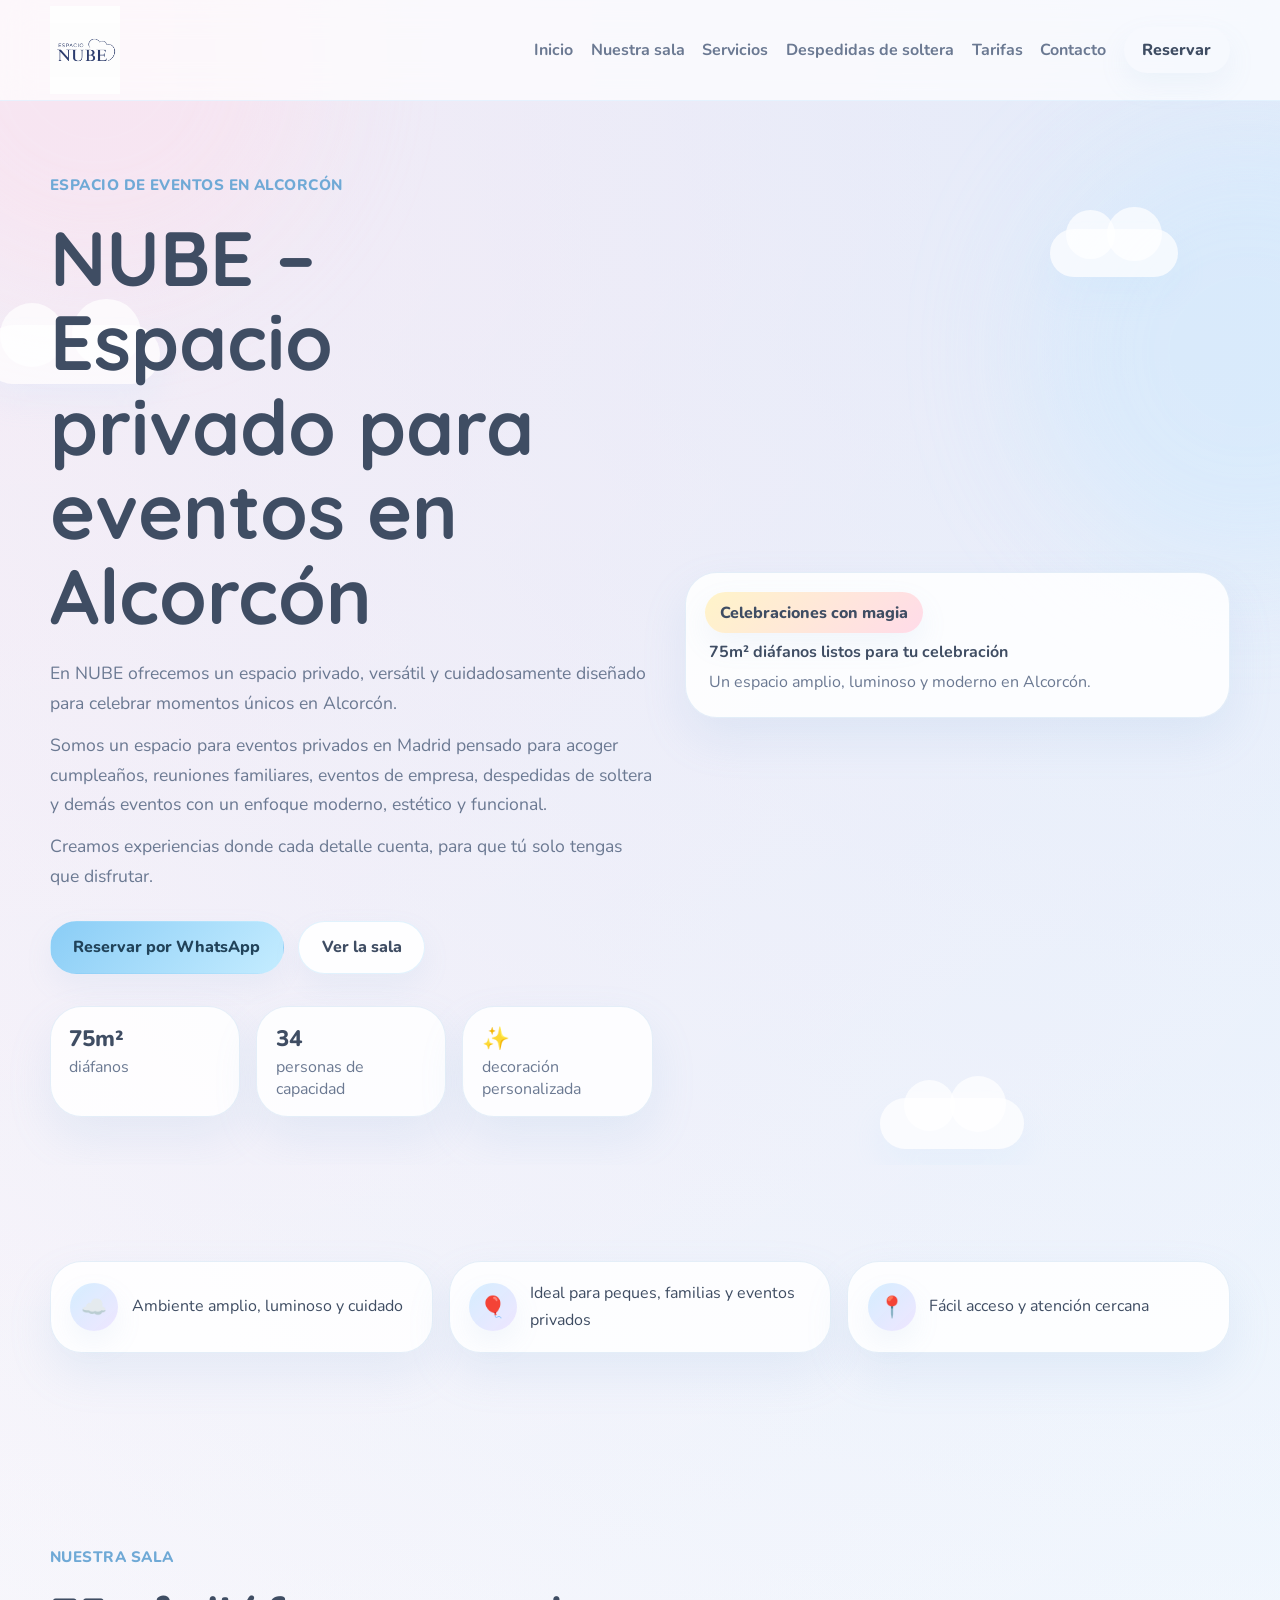
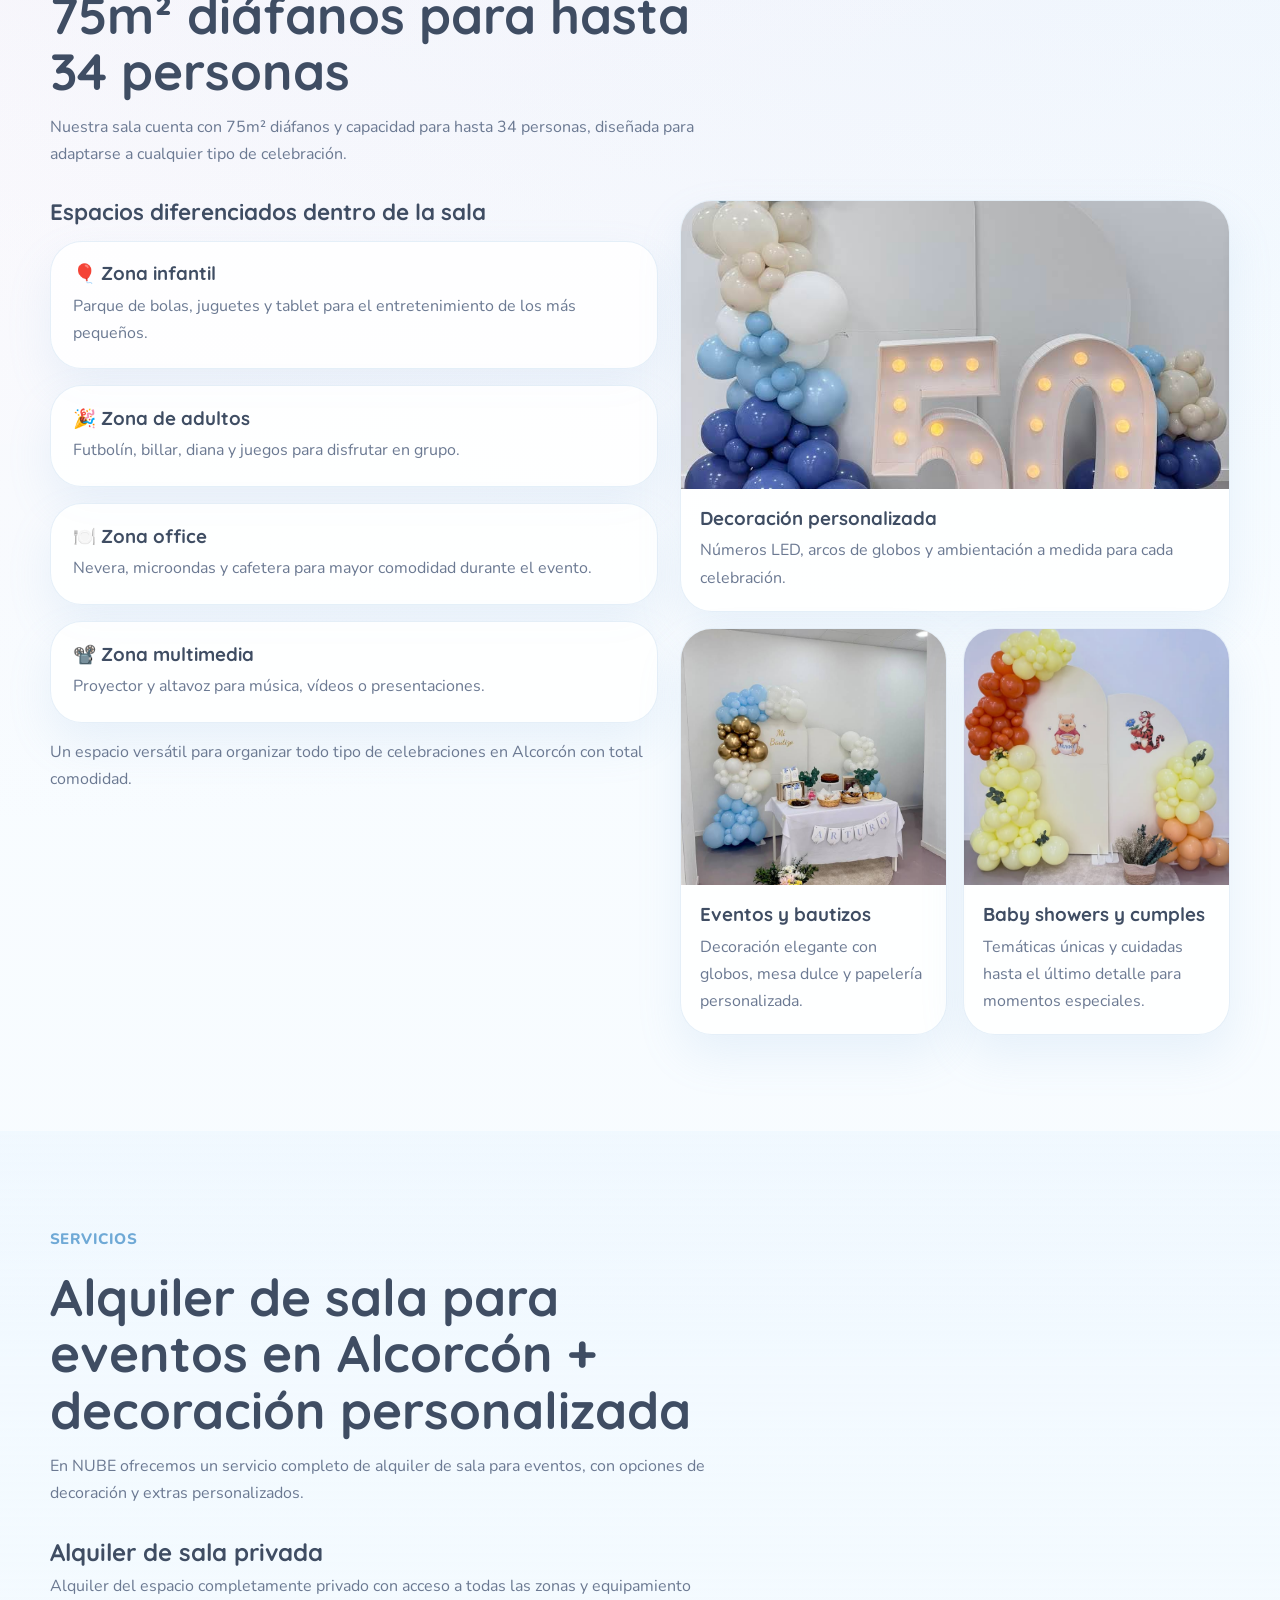
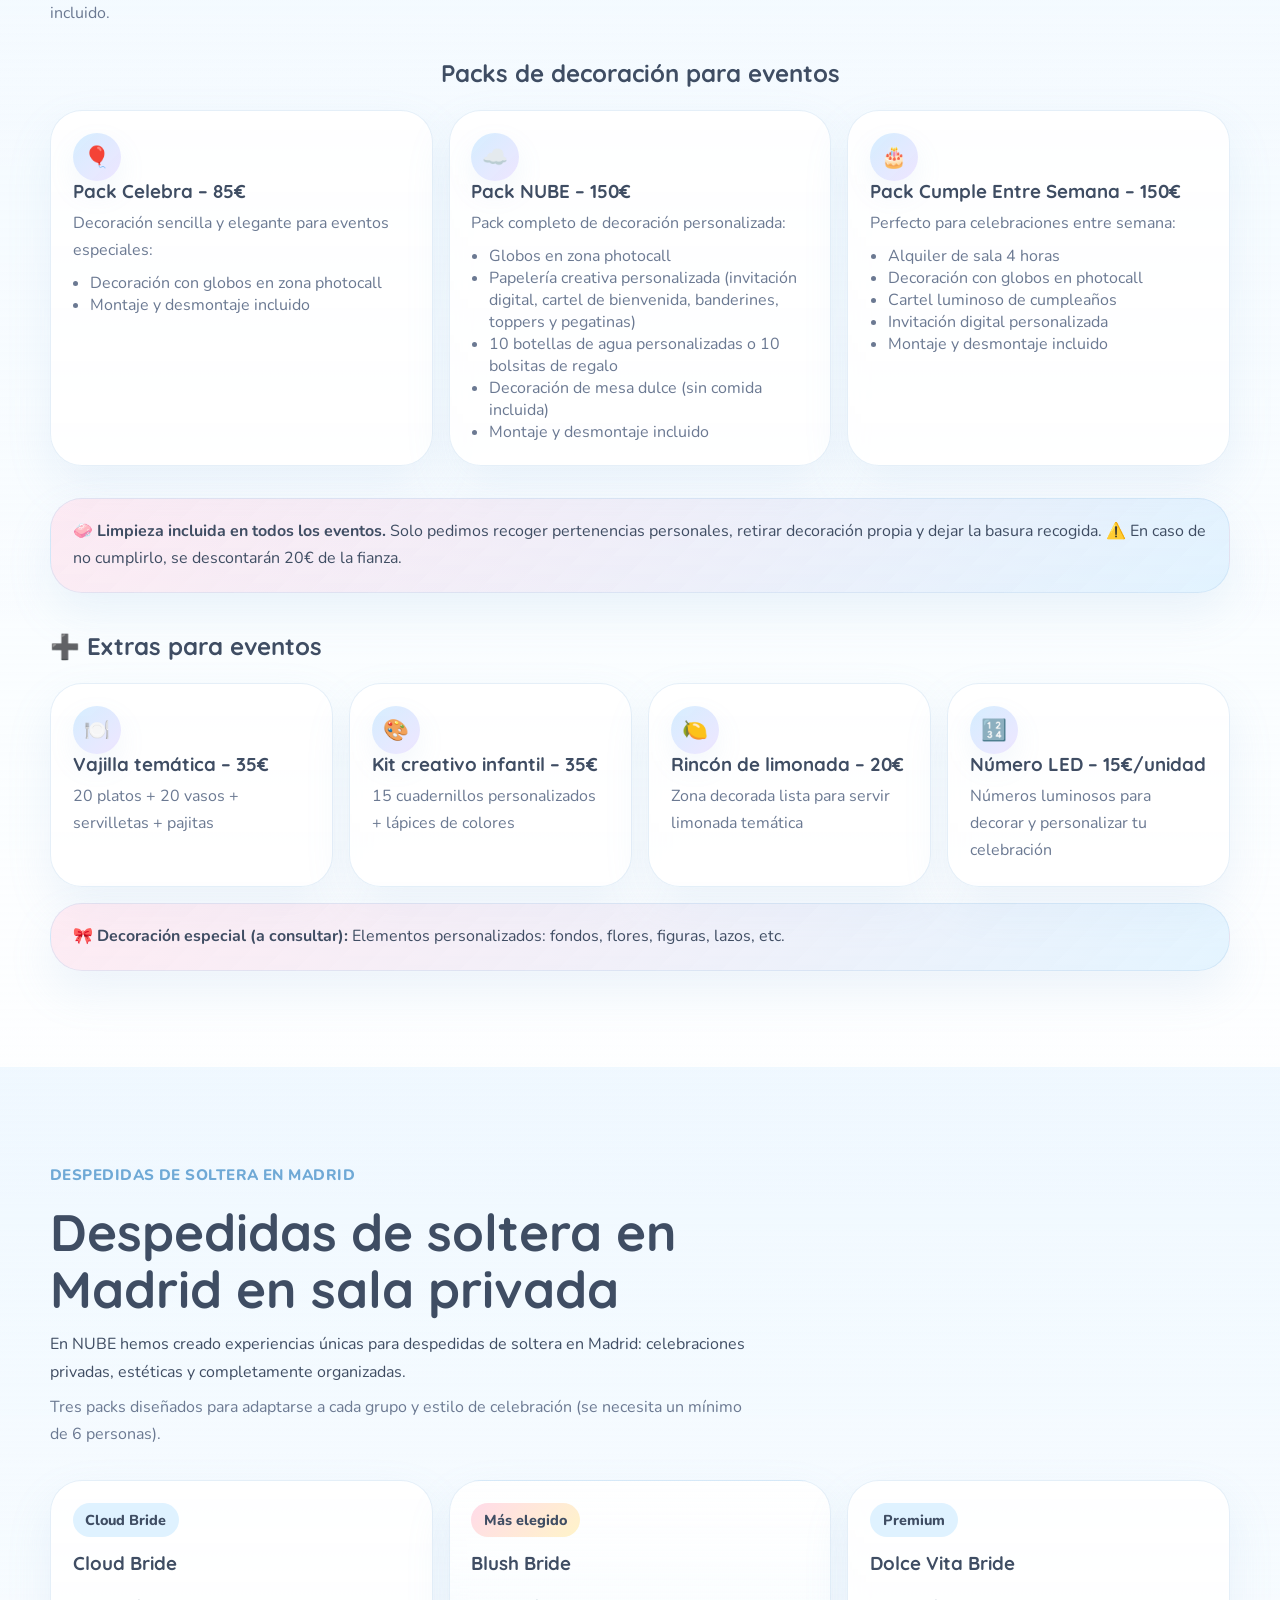
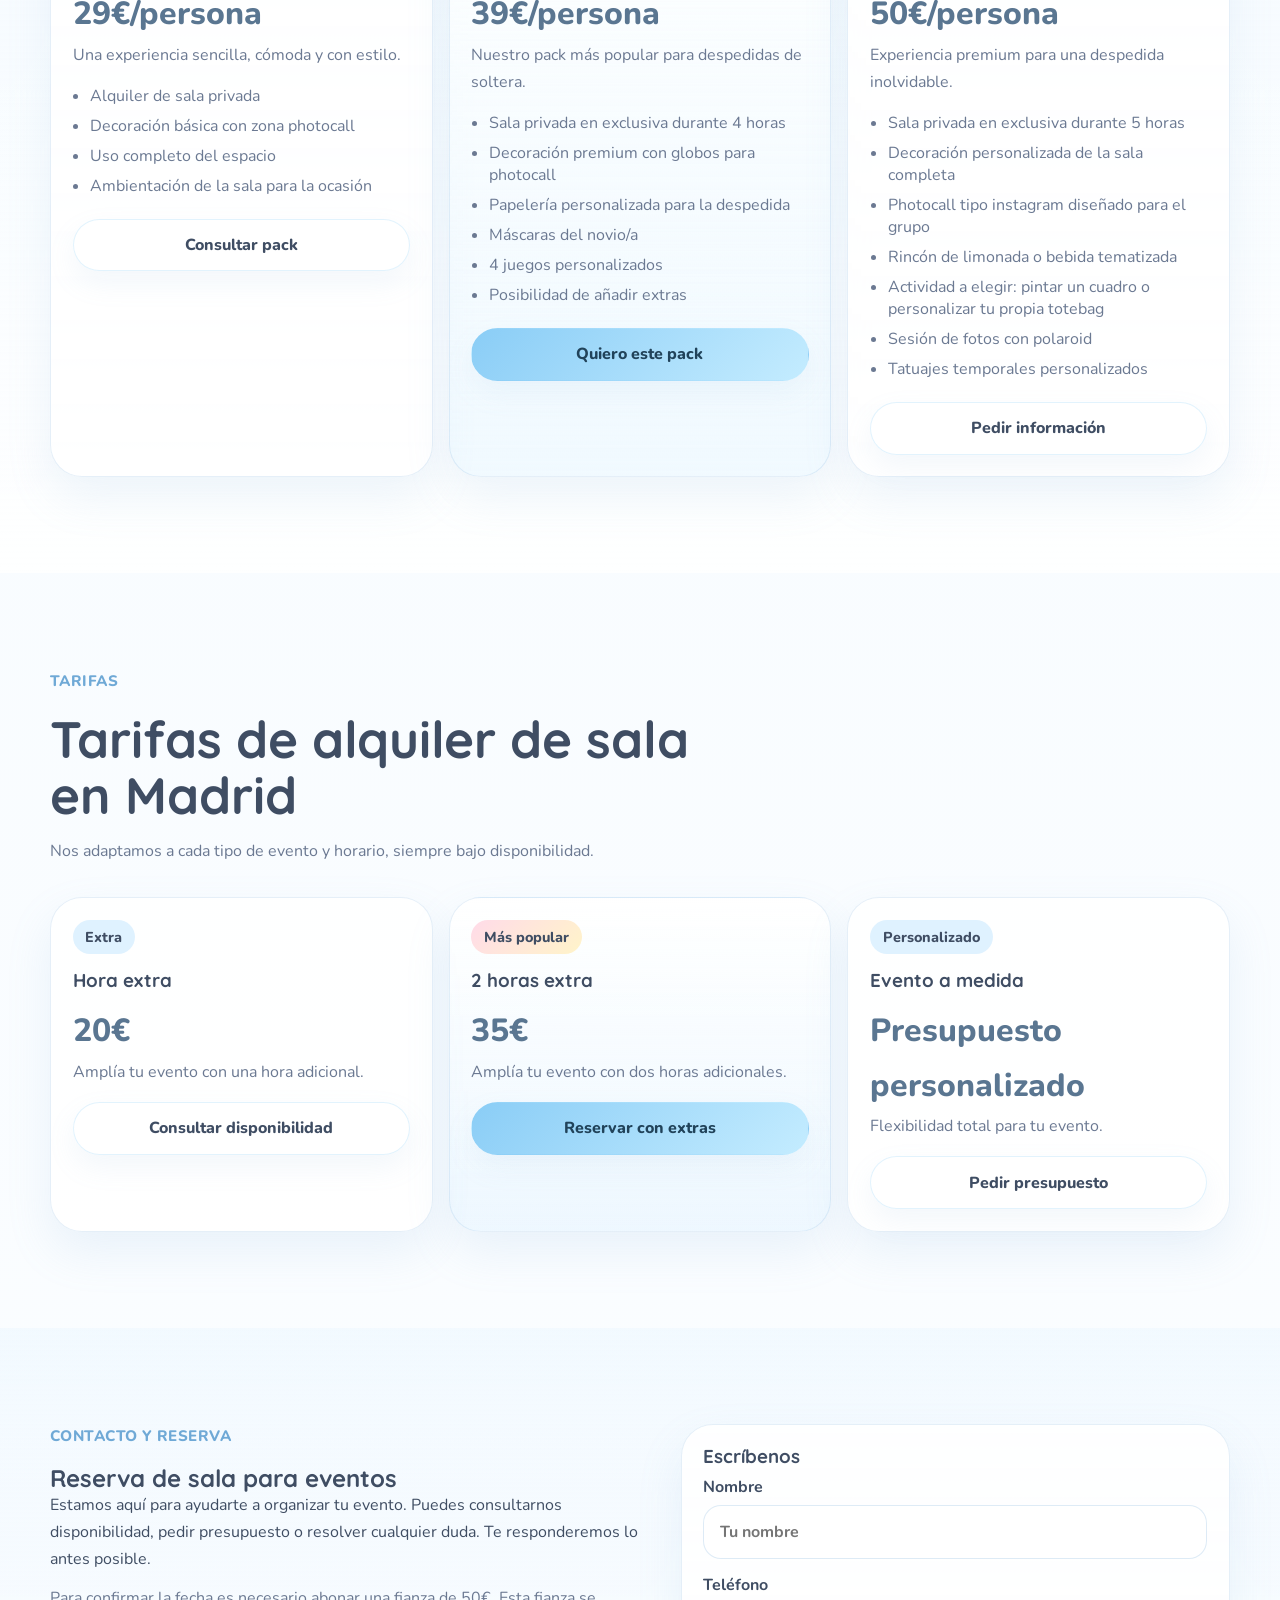
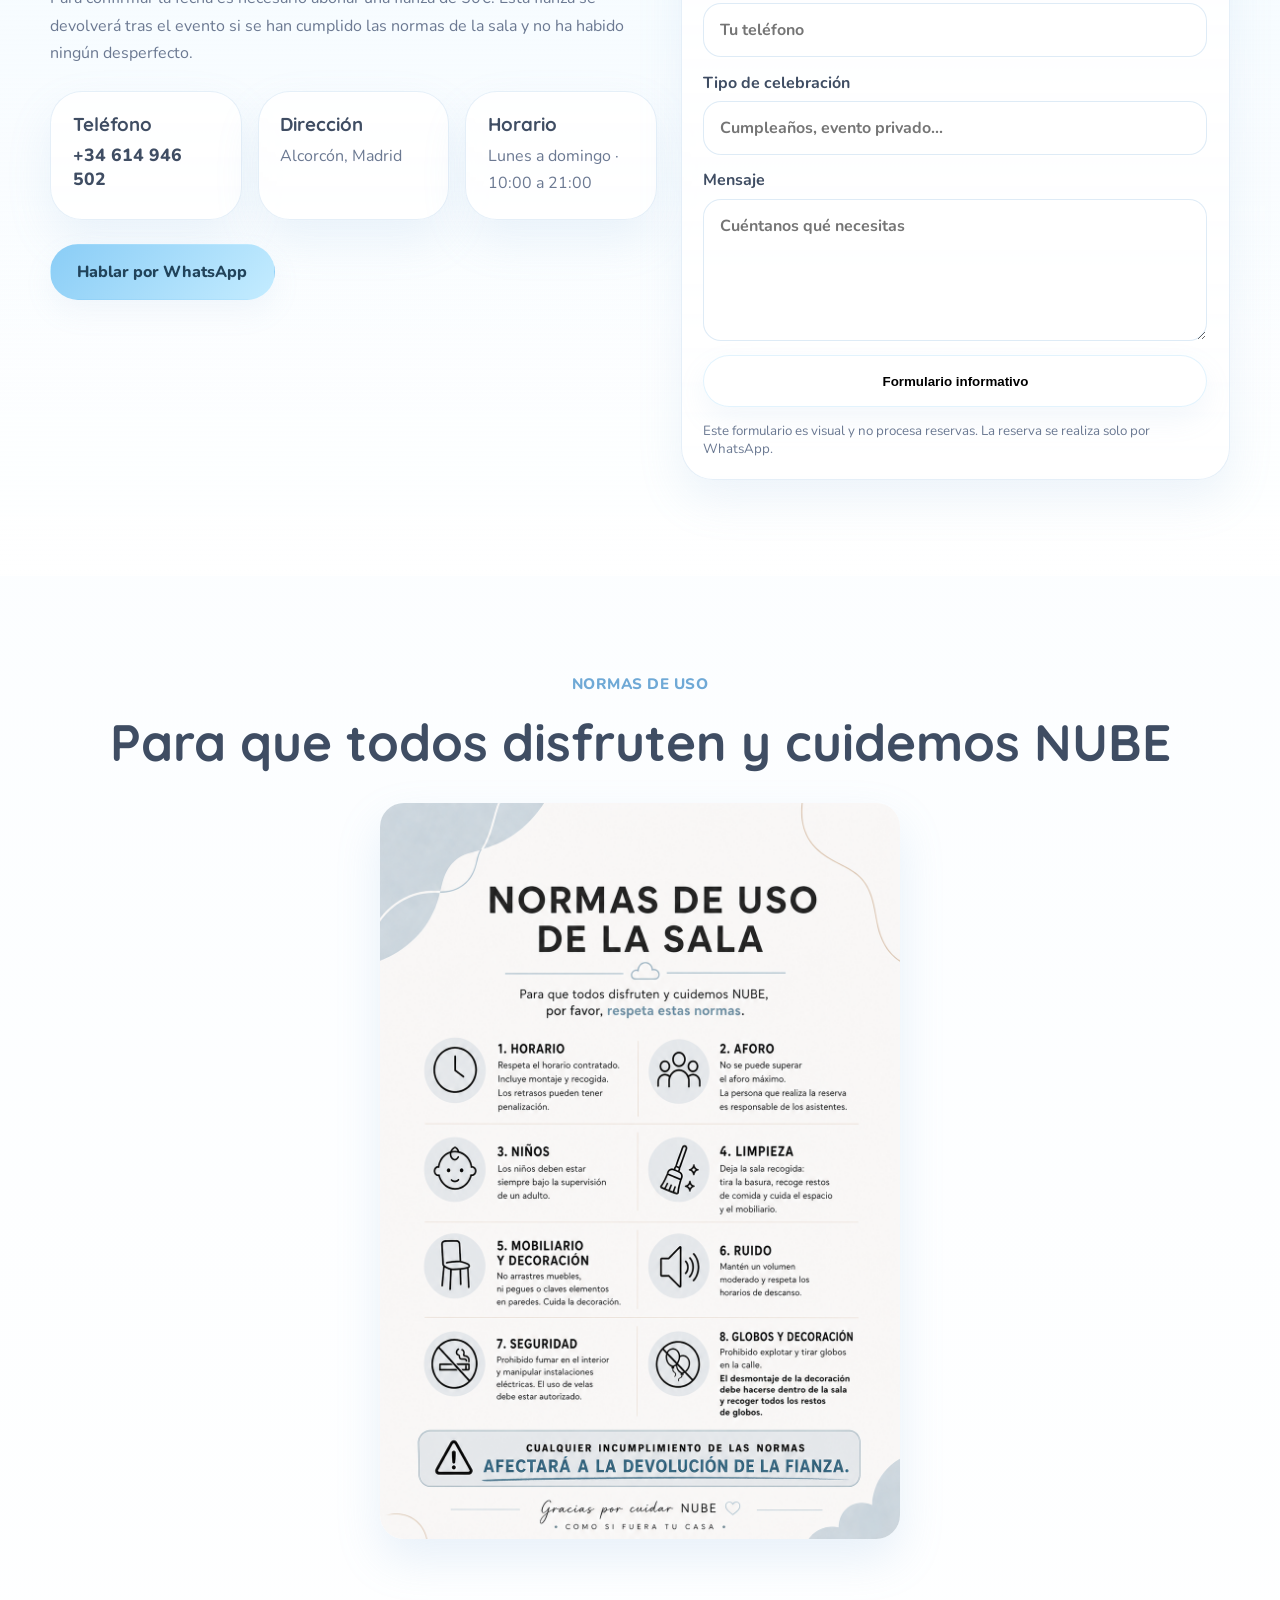
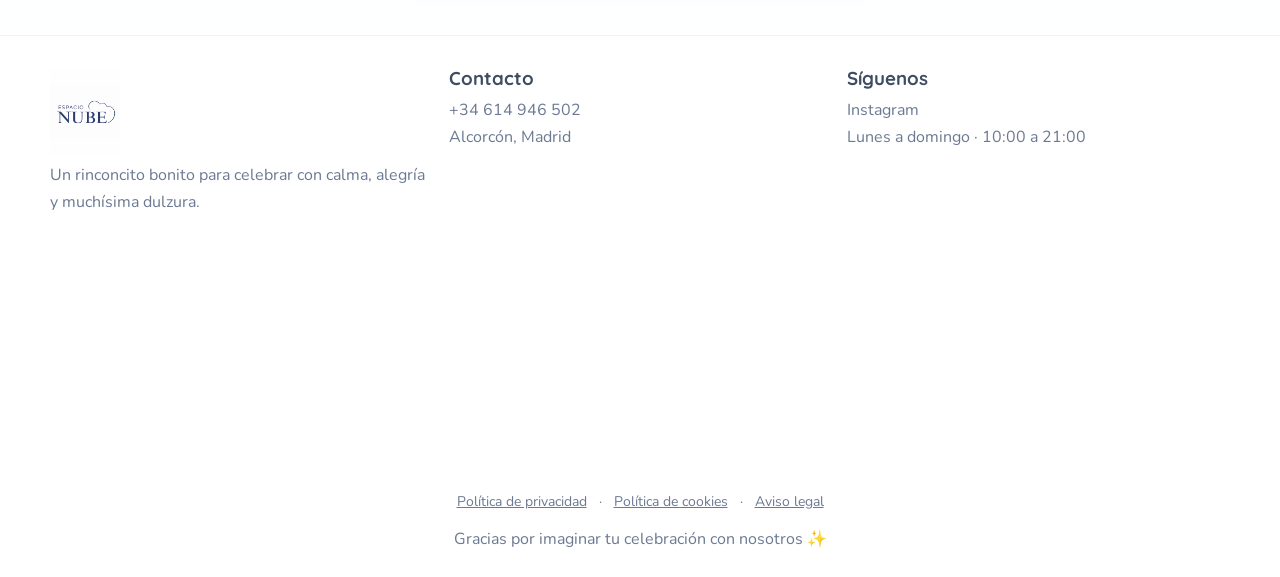
<file: index.html>
<!DOCTYPE html>
<html lang="es">
<head>
  <meta charset="UTF-8" />
  <meta name="viewport" content="width=device-width, initial-scale=1.0" />
  <meta name="description" content="NUBE – Espacio privado para eventos en Alcorcón. Cumpleaños, reuniones familiares, eventos de empresa, despedidas de soltera y más." />
  <title>NUBE | Espacio privado para eventos en Alcorcón</title>
  <!-- Favicon -->
  <link rel="icon" href="assets/logo.jpeg" type="image/jpeg" />
  <link rel="apple-touch-icon" href="assets/logo.jpeg" />

  <!-- Open Graph (search & social previews) -->
  <meta property="og:title" content="NUBE | Espacio privado para eventos en Alcorcón" />
  <meta property="og:description" content="75m² diáfanos para cumpleaños, reuniones familiares, despedidas de soltera y eventos privados en Alcorcón, Madrid." />
  <meta property="og:image" content="assets/logo.jpeg" />
  <meta property="og:type" content="website" />
  <meta name="twitter:card" content="summary_large_image" />

  <link rel="preconnect" href="https://fonts.googleapis.com" />
  <link rel="preconnect" href="https://fonts.gstatic.com" crossorigin />
  <link href="https://fonts.googleapis.com/css2?family=Nunito:wght@400;600;700;800&family=Quicksand:wght@500;700&display=swap" rel="stylesheet" />
  <link rel="stylesheet" href="css/styles.css" />
</head>
<body>
  <div class="page-glow glow-left" aria-hidden="true"></div>
  <div class="page-glow glow-right" aria-hidden="true"></div>

  <header class="site-header" id="top">
    <div class="container header-inner">
      <a href="#inicio" class="logo" aria-label="Ir al inicio de Espacio Nube">
        <img src="assets/logo.jpeg" alt="Espacio NUBE" class="logo-img" />
      </a>

      <button class="nav-toggle" aria-expanded="false" aria-controls="site-nav" aria-label="Abrir menú">
        <span></span>
        <span></span>
        <span></span>
      </button>

      <nav class="site-nav" id="site-nav">
        <a href="#inicio">Inicio</a>
        <a href="#sala">Nuestra sala</a>
        <a href="#servicios">Servicios</a>
        <a href="#despedidas">Despedidas de soltera</a>
        <a href="#tarifas">Tarifas</a>
        <a href="#contacto">Contacto</a>
        <a class="btn btn-sm" href="https://wa.me/34614946502?text=Hola%20NUBE%2C%20me%20gustar%C3%ADa%20reservar%20o%20pedir%20informaci%C3%B3n%20sobre%20la%20sala." target="_blank" rel="noopener noreferrer">Reservar</a>
      </nav>
    </div>
  </header>

  <main>
    <section class="hero" id="inicio">
      <div class="cloud cloud-1" aria-hidden="true"></div>
      <div class="cloud cloud-2" aria-hidden="true"></div>
      <div class="cloud cloud-3" aria-hidden="true"></div>

      <div class="container hero-grid">
        <div class="hero-copy reveal">
          <p class="eyebrow">Espacio de eventos en Alcorcón</p>
          <h1>NUBE – Espacio privado para eventos en Alcorcón</h1>
          <p class="hero-text">
            En NUBE ofrecemos un espacio privado, versátil y cuidadosamente diseñado para celebrar momentos únicos en Alcorcón.
          </p>
          <p class="hero-text" style="margin-top:0.75rem;">
            Somos un espacio para eventos privados en Madrid pensado para acoger cumpleaños, reuniones familiares, eventos de empresa, despedidas de soltera y demás eventos con un enfoque moderno, estético y funcional.
          </p>
          <p class="hero-text" style="margin-top:0.75rem;">
            Creamos experiencias donde cada detalle cuenta, para que tú solo tengas que disfrutar.
          </p>
          <div class="hero-actions">
            <a class="btn btn-primary" href="https://wa.me/34614946502?text=Hola%20NUBE%2C%20quiero%20consultar%20disponibilidad." target="_blank" rel="noopener noreferrer">Reservar por WhatsApp</a>
            <a class="btn btn-secondary" href="#sala">Ver la sala</a>
          </div>

          <div class="highlights">
            <article class="highlight-card floating-card">
              <span class="highlight-number">75m²</span>
              <span class="highlight-label">diáfanos</span>
            </article>
            <article class="highlight-card floating-card">
              <span class="highlight-number">34</span>
              <span class="highlight-label">personas de capacidad</span>
            </article>
            <article class="highlight-card floating-card">
              <span class="highlight-number">✨</span>
              <span class="highlight-label">decoración personalizada</span>
            </article>
          </div>
        </div>

        <div class="hero-visual reveal delay-1">
          <div class="visual-card main-visual floating-card">
            <div class="mini-badge">Celebraciones con magia</div>
            <div class="visual-footer" style="padding-top:0.5rem;">
              <strong>75m² diáfanos listos para tu celebración</strong>
              <p>Un espacio amplio, luminoso y moderno en Alcorcón.</p>
            </div>
          </div>
        </div>
      </div>
    </section>

    <section class="section intro-strip reveal">
      <div class="container intro-grid">
        <div class="intro-item">
          <span>☁️</span>
          <p>Ambiente amplio, luminoso y cuidado</p>
        </div>
        <div class="intro-item">
          <span>🎈</span>
          <p>Ideal para peques, familias y eventos privados</p>
        </div>
        <div class="intro-item">
          <span>📍</span>
          <p>Fácil acceso y atención cercana</p>
        </div>
      </div>
    </section>

    <section class="section" id="sala">
      <div class="container">
        <div class="section-heading reveal">
          <p class="eyebrow">Nuestra sala</p>
          <h2>75m² diáfanos para hasta 34 personas</h2>
          <p>Nuestra sala cuenta con 75m² diáfanos y capacidad para hasta 34 personas, diseñada para adaptarse a cualquier tipo de celebración.</p>
        </div>

        <div class="venue-layout">
          <div class="venue-copy reveal">
            <h3 style="margin-bottom:1rem;font-size:1.4rem;">Espacios diferenciados dentro de la sala</h3>
            <div class="feature-list">
              <article class="feature-box floating-card">
                <h3>🎈 Zona infantil</h3>
                <p>Parque de bolas, juguetes y tablet para el entretenimiento de los más pequeños.</p>
              </article>
              <article class="feature-box floating-card">
                <h3>🎉 Zona de adultos</h3>
                <p>Futbolín, billar, diana y juegos para disfrutar en grupo.</p>
              </article>
              <article class="feature-box floating-card">
                <h3>🍽️ Zona office</h3>
                <p>Nevera, microondas y cafetera para mayor comodidad durante el evento.</p>
              </article>
              <article class="feature-box floating-card">
                <h3>📽️ Zona multimedia</h3>
                <p>Proyector y altavoz para música, vídeos o presentaciones.</p>
              </article>
            </div>
            <p style="margin-top:1rem;color:var(--text-soft);">Un espacio versátil para organizar todo tipo de celebraciones en Alcorcón con total comodidad.</p>
          </div>

          <div class="gallery reveal delay-1">
            <article class="gallery-card floating-card large-card">
              <div class="gallery-art" style="background-image:url('assets/unnamed (2).jpg');background-size:cover;background-position:center center;min-height:18rem;"></div>
              <div class="gallery-content">
                <h3>Decoración personalizada</h3>
                <p>Números LED, arcos de globos y ambientación a medida para cada celebración.</p>
              </div>
            </article>
            <article class="gallery-card floating-card">
              <img src="assets/unnamed (1).jpg" alt="Bautizo decorado en Espacio NUBE" class="gallery-photo" />
              <div class="gallery-content">
                <h3>Eventos y bautizos</h3>
                <p>Decoración elegante con globos, mesa dulce y papelería personalizada.</p>
              </div>
            </article>
            <article class="gallery-card floating-card">
              <img src="assets/nube_photo_0.jpg" alt="Baby shower en Espacio NUBE" class="gallery-photo" />
              <div class="gallery-content">
                <h3>Baby showers y cumples</h3>
                <p>Temáticas únicas y cuidadas hasta el último detalle para momentos especiales.</p>
              </div>
            </article>
          </div>
        </div>
      </div>
    </section>

    <section class="section section-alt" id="servicios">
      <div class="container">
        <div class="section-heading reveal">
          <p class="eyebrow">Servicios</p>
          <h2>Alquiler de sala para eventos en Alcorcón + decoración personalizada</h2>
          <p>En NUBE ofrecemos un servicio completo de alquiler de sala para eventos, con opciones de decoración y extras personalizados.</p>
        </div>

        <div class="section-heading reveal" style="margin-top:0.5rem;">
          <h3 style="font-size:1.5rem;margin-bottom:0.5rem;">Alquiler de sala privada</h3>
          <p style="color:var(--text-soft);">Alquiler del espacio completamente privado con acceso a todas las zonas y equipamiento incluido.</p>
        </div>

        <div class="reveal" style="margin-top:2rem;margin-bottom:1.5rem;text-align:center;">
          <h3 style="font-size:1.5rem;font-family:'Quicksand',sans-serif;">Packs de decoración para eventos</h3>
        </div>

        <div class="services-grid" style="grid-template-columns:repeat(3,minmax(0,1fr));">
          <article class="service-card floating-card reveal">
            <div class="service-icon">🎈</div>
            <h3>Pack Celebra – 85€</h3>
            <p>Decoración sencilla y elegante para eventos especiales:</p>
            <ul style="margin-top:0.5rem;color:var(--text-soft);">
              <li>Decoración con globos en zona photocall</li>
              <li>Montaje y desmontaje incluido</li>
            </ul>
          </article>
          <article class="service-card floating-card reveal delay-1">
            <div class="service-icon">☁️</div>
            <h3>Pack NUBE – 150€</h3>
            <p>Pack completo de decoración personalizada:</p>
            <ul style="margin-top:0.5rem;color:var(--text-soft);">
              <li>Globos en zona photocall</li>
              <li>Papelería creativa personalizada (invitación digital, cartel de bienvenida, banderines, toppers y pegatinas)</li>
              <li>10 botellas de agua personalizadas o 10 bolsitas de regalo</li>
              <li>Decoración de mesa dulce (sin comida incluida)</li>
              <li>Montaje y desmontaje incluido</li>
            </ul>
          </article>
          <article class="service-card floating-card reveal delay-2">
            <div class="service-icon">🎂</div>
            <h3>Pack Cumple Entre Semana – 150€</h3>
            <p>Perfecto para celebraciones entre semana:</p>
            <ul style="margin-top:0.5rem;color:var(--text-soft);">
              <li>Alquiler de sala 4 horas</li>
              <li>Decoración con globos en photocall</li>
              <li>Cartel luminoso de cumpleaños</li>
              <li>Invitación digital personalizada</li>
              <li>Montaje y desmontaje incluido</li>
            </ul>
          </article>
        </div>

        <div class="promo-banner reveal delay-2" style="margin-top:2rem;">
          <p><strong>🧼 Limpieza incluida en todos los eventos.</strong> Solo pedimos recoger pertenencias personales, retirar decoración propia y dejar la basura recogida. ⚠️ En caso de no cumplirlo, se descontarán 20€ de la fianza.</p>
        </div>

        <div class="section-heading reveal" style="margin-top:2.5rem;margin-bottom:1.5rem;">
          <h3 style="font-size:1.5rem;">➕ Extras para eventos</h3>
        </div>

        <div class="services-grid">
          <article class="service-card floating-card reveal">
            <div class="service-icon">🍽️</div>
            <h3>Vajilla temática – 35€</h3>
            <p>20 platos + 20 vasos + servilletas + pajitas</p>
          </article>
          <article class="service-card floating-card reveal delay-1">
            <div class="service-icon">🎨</div>
            <h3>Kit creativo infantil – 35€</h3>
            <p>15 cuadernillos personalizados + lápices de colores</p>
          </article>
          <article class="service-card floating-card reveal delay-2">
            <div class="service-icon">🍋</div>
            <h3>Rincón de limonada – 20€</h3>
            <p>Zona decorada lista para servir limonada temática</p>
          </article>
          <article class="service-card floating-card reveal delay-3">
            <div class="service-icon">🔢</div>
            <h3>Número LED – 15€/unidad</h3>
            <p>Números luminosos para decorar y personalizar tu celebración</p>
          </article>
        </div>

        <div class="promo-banner reveal delay-2" style="margin-top:1rem;">
          <p><strong>🎀 Decoración especial (a consultar):</strong> Elementos personalizados: fondos, flores, figuras, lazos, etc.</p>
        </div>
      </div>
    </section>

    <section class="section section-alt" id="despedidas">
      <div class="container">
        <div class="section-heading reveal">
          <p class="eyebrow">Despedidas de soltera en Madrid</p>
          <h2>Despedidas de soltera en Madrid en sala privada</h2>
          <p>En NUBE hemos creado experiencias únicas para despedidas de soltera en Madrid: celebraciones privadas, estéticas y completamente organizadas.</p>
          <p style="margin-top:0.5rem;color:var(--text-soft);">Tres packs diseñados para adaptarse a cada grupo y estilo de celebración (se necesita un mínimo de 6 personas).</p>
        </div>

        <div class="pricing-grid">
          <article class="pricing-card floating-card reveal">
            <span class="pricing-tag">Cloud Bride</span>
            <h3>Cloud Bride</h3>
            <p class="price">29€/persona</p>
            <p style="color:var(--text-soft);margin-bottom:0.75rem;">Una experiencia sencilla, cómoda y con estilo.</p>
            <ul>
              <li>Alquiler de sala privada</li>
              <li>Decoración básica con zona photocall</li>
              <li>Uso completo del espacio</li>
              <li>Ambientación de la sala para la ocasión</li>
            </ul>
            <a class="btn btn-secondary full-width" href="https://wa.me/34614946502?text=Hola%20NUBE%2C%20me%20gustar%C3%ADa%20informaci%C3%B3n%20sobre%20el%20pack%20Cloud%20Bride." target="_blank" rel="noopener noreferrer">Consultar pack</a>
          </article>

          <article class="pricing-card floating-card featured reveal delay-1">
            <span class="pricing-tag promo">Más elegido</span>
            <h3>Blush Bride</h3>
            <p class="price">39€/persona</p>
            <p style="color:var(--text-soft);margin-bottom:0.75rem;">Nuestro pack más popular para despedidas de soltera.</p>
            <ul>
              <li>Sala privada en exclusiva durante 4 horas</li>
              <li>Decoración premium con globos para photocall</li>
              <li>Papelería personalizada para la despedida</li>
              <li>Máscaras del novio/a</li>
              <li>4 juegos personalizados</li>
              <li>Posibilidad de añadir extras</li>
            </ul>
            <a class="btn btn-primary full-width" href="https://wa.me/34614946502?text=Hola%20NUBE%2C%20me%20gustar%C3%ADa%20informaci%C3%B3n%20sobre%20el%20pack%20Blush%20Bride." target="_blank" rel="noopener noreferrer">Quiero este pack</a>
          </article>

          <article class="pricing-card floating-card reveal delay-2">
            <span class="pricing-tag">Premium</span>
            <h3>Dolce Vita Bride</h3>
            <p class="price">50€/persona</p>
            <p style="color:var(--text-soft);margin-bottom:0.75rem;">Experiencia premium para una despedida inolvidable.</p>
            <ul>
              <li>Sala privada en exclusiva durante 5 horas</li>
              <li>Decoración personalizada de la sala completa</li>
              <li>Photocall tipo instagram diseñado para el grupo</li>
              <li>Rincón de limonada o bebida tematizada</li>
              <li>Actividad a elegir: pintar un cuadro o personalizar tu propia totebag</li>
              <li>Sesión de fotos con polaroid</li>
              <li>Tatuajes temporales personalizados</li>
            </ul>
            <a class="btn btn-secondary full-width" href="https://wa.me/34614946502?text=Hola%20NUBE%2C%20me%20gustar%C3%ADa%20informaci%C3%B3n%20sobre%20el%20pack%20Dolce%20Vita%20Bride." target="_blank" rel="noopener noreferrer">Pedir información</a>
          </article>
        </div>
      </div>
    </section>

    <section class="section" id="tarifas">
      <div class="container">
        <div class="section-heading reveal">
          <p class="eyebrow">Tarifas</p>
          <h2>Tarifas de alquiler de sala en Madrid</h2>
          <p>Nos adaptamos a cada tipo de evento y horario, siempre bajo disponibilidad.</p>
        </div>

        <div class="pricing-grid">
          <article class="pricing-card floating-card reveal">
            <span class="pricing-tag">Extra</span>
            <h3>Hora extra</h3>
            <p class="price">20€</p>
            <p style="color:var(--text-soft);">Amplía tu evento con una hora adicional.</p>
            <a class="btn btn-secondary full-width" style="margin-top:1rem;" href="https://wa.me/34614946502?text=Hola%20NUBE%2C%20quiero%20consultar%20disponibilidad." target="_blank" rel="noopener noreferrer">Consultar disponibilidad</a>
          </article>

          <article class="pricing-card floating-card featured reveal delay-1">
            <span class="pricing-tag promo">Más popular</span>
            <h3>2 horas extra</h3>
            <p class="price">35€</p>
            <p style="color:var(--text-soft);">Amplía tu evento con dos horas adicionales.</p>
            <a class="btn btn-primary full-width" style="margin-top:1rem;" href="https://wa.me/34614946502?text=Hola%20NUBE%2C%20quiero%20a%C3%B1adir%202%20horas%20extra." target="_blank" rel="noopener noreferrer">Reservar con extras</a>
          </article>

          <article class="pricing-card floating-card reveal delay-2">
            <span class="pricing-tag">Personalizado</span>
            <h3>Evento a medida</h3>
            <p class="price">Presupuesto personalizado</p>
            <p style="color:var(--text-soft);">Flexibilidad total para tu evento.</p>
            <a class="btn btn-secondary full-width" style="margin-top:1rem;" href="https://wa.me/34614946502?text=Hola%20NUBE%2C%20me%20gustar%C3%ADa%20un%20presupuesto%20personalizado." target="_blank" rel="noopener noreferrer">Pedir presupuesto</a>
          </article>
        </div>
      </div>
    </section>

    <section class="section section-alt" id="contacto">
      <div class="container contact-layout">
        <div class="contact-copy reveal">
          <p class="eyebrow">Contacto y reserva</p>
          <h2>Reserva de sala para eventos</h2>
          <p>Estamos aquí para ayudarte a organizar tu evento. Puedes consultarnos disponibilidad, pedir presupuesto o resolver cualquier duda. Te responderemos lo antes posible.</p>
          <p style="margin-top:0.75rem;color:var(--text-soft);">Para confirmar la fecha es necesario abonar una fianza de 50€. Esta fianza se devolverá tras el evento si se han cumplido las normas de la sala y no ha habido ningún desperfecto.</p>

          <div class="contact-cards">
            <article class="contact-card floating-card">
              <h3>Teléfono</h3>
              <a href="tel:+34614946502">+34 614 946 502</a>
            </article>
            <article class="contact-card floating-card">
              <h3>Dirección</h3>
              <p>Alcorcón, Madrid</p>
            </article>
            <article class="contact-card floating-card">
              <h3>Horario</h3>
              <p>Lunes a domingo · 10:00 a 21:00</p>
            </article>
          </div>

          <a class="btn btn-primary btn-large" href="https://wa.me/34614946502?text=Hola%20NUBE%2C%20me%20gustar%C3%ADa%20reservar%20o%20pedir%20informaci%C3%B3n." target="_blank" rel="noopener noreferrer">Hablar por WhatsApp</a>
        </div>

        <div class="contact-form-card floating-card reveal delay-1">
          <h3>Escríbenos</h3>
          <form>
            <label>Nombre<input type="text" placeholder="Tu nombre" /></label>
            <label>Teléfono<input type="tel" placeholder="Tu teléfono" /></label>
            <label>Tipo de celebración<input type="text" placeholder="Cumpleaños, evento privado..." /></label>
            <label>Mensaje<textarea rows="5" placeholder="Cuéntanos qué necesitas"></textarea></label>
            <button type="button" class="btn btn-secondary full-width">Formulario informativo</button>
            <small>Este formulario es visual y no procesa reservas. La reserva se realiza solo por WhatsApp.</small>
          </form>
        </div>
      </div>
    </section>

    <section class="section" id="normas">
      <div class="container">
        <div class="section-heading reveal" style="text-align:center;max-width:100%;">
          <p class="eyebrow">Normas de uso</p>
          <h2>Para que todos disfruten y cuidemos NUBE</h2>
        </div>
        <div class="reveal" style="max-width:520px;margin:0 auto;">
          <img src="assets/normas-uso.png" alt="Normas de uso de la sala Espacio NUBE" style="width:100%;border-radius:24px;display:block;box-shadow:0 20px 45px rgba(133,177,219,0.18);" />
        </div>
      </div>
    </section>
  </main>

  <footer class="site-footer">
    <div class="container footer-grid">
      <div>
        <a href="#inicio" class="logo footer-logo">
          <img src="assets/logo.jpeg" alt="Espacio NUBE" class="logo-img" />
        </a>
        <p>Un rinconcito bonito para celebrar con calma, alegría y muchísima dulzura.</p>
      </div>
      <div>
        <h3>Contacto</h3>
        <p><a href="tel:+34614946502">+34 614 946 502</a></p>
        <p>Alcorcón, Madrid</p>
      </div>
      <div>
        <h3>Síguenos</h3>
        <p><a href="https://www.instagram.com/espacionubealcorcon" target="_blank" rel="noopener noreferrer">Instagram</a></p>
        <p>Lunes a domingo · 10:00 a 21:00</p>
      </div>
    </div>
    <div class="container footer-map">
      <iframe src="https://www.google.com/maps/embed?pb=!1m18!1m12!1m3!1d2751.612661611013!2d-3.824326724520456!3d40.35053165966658!2m3!1f0!2f0!3f0!3m2!1i1024!2i768!4f13.1!3m3!1m2!1s0xd4189a08ccd91ed%3A0x906d52916cc844ee!2sEspacio%20NUBE%20-%20Sala%20de%20eventos!5e1!3m2!1spt-BR!2ses!4v1780055740430!5m2!1spt-BR!2ses" width="100%" height="220" style="border:0;border-radius:20px;" allowfullscreen="" loading="lazy" referrerpolicy="no-referrer-when-downgrade" title="Ubicación Espacio NUBE"></iframe>
    </div>
    <p class="footer-legal">
      <a href="politica-de-privacidad.html">Política de privacidad</a>
      <span>·</span>
      <a href="cookies.html">Política de cookies</a>
      <span>·</span>
      <a href="aviso-legal.html">Aviso legal</a>
    </p>
    <p class="footer-note">Gracias por imaginar tu celebración con nosotros ✨</p>
  </footer>

  <button class="back-to-top" aria-label="Volver arriba">↑</button>
  <script src="js/script.js"></script>
</body>
</html>
</file>
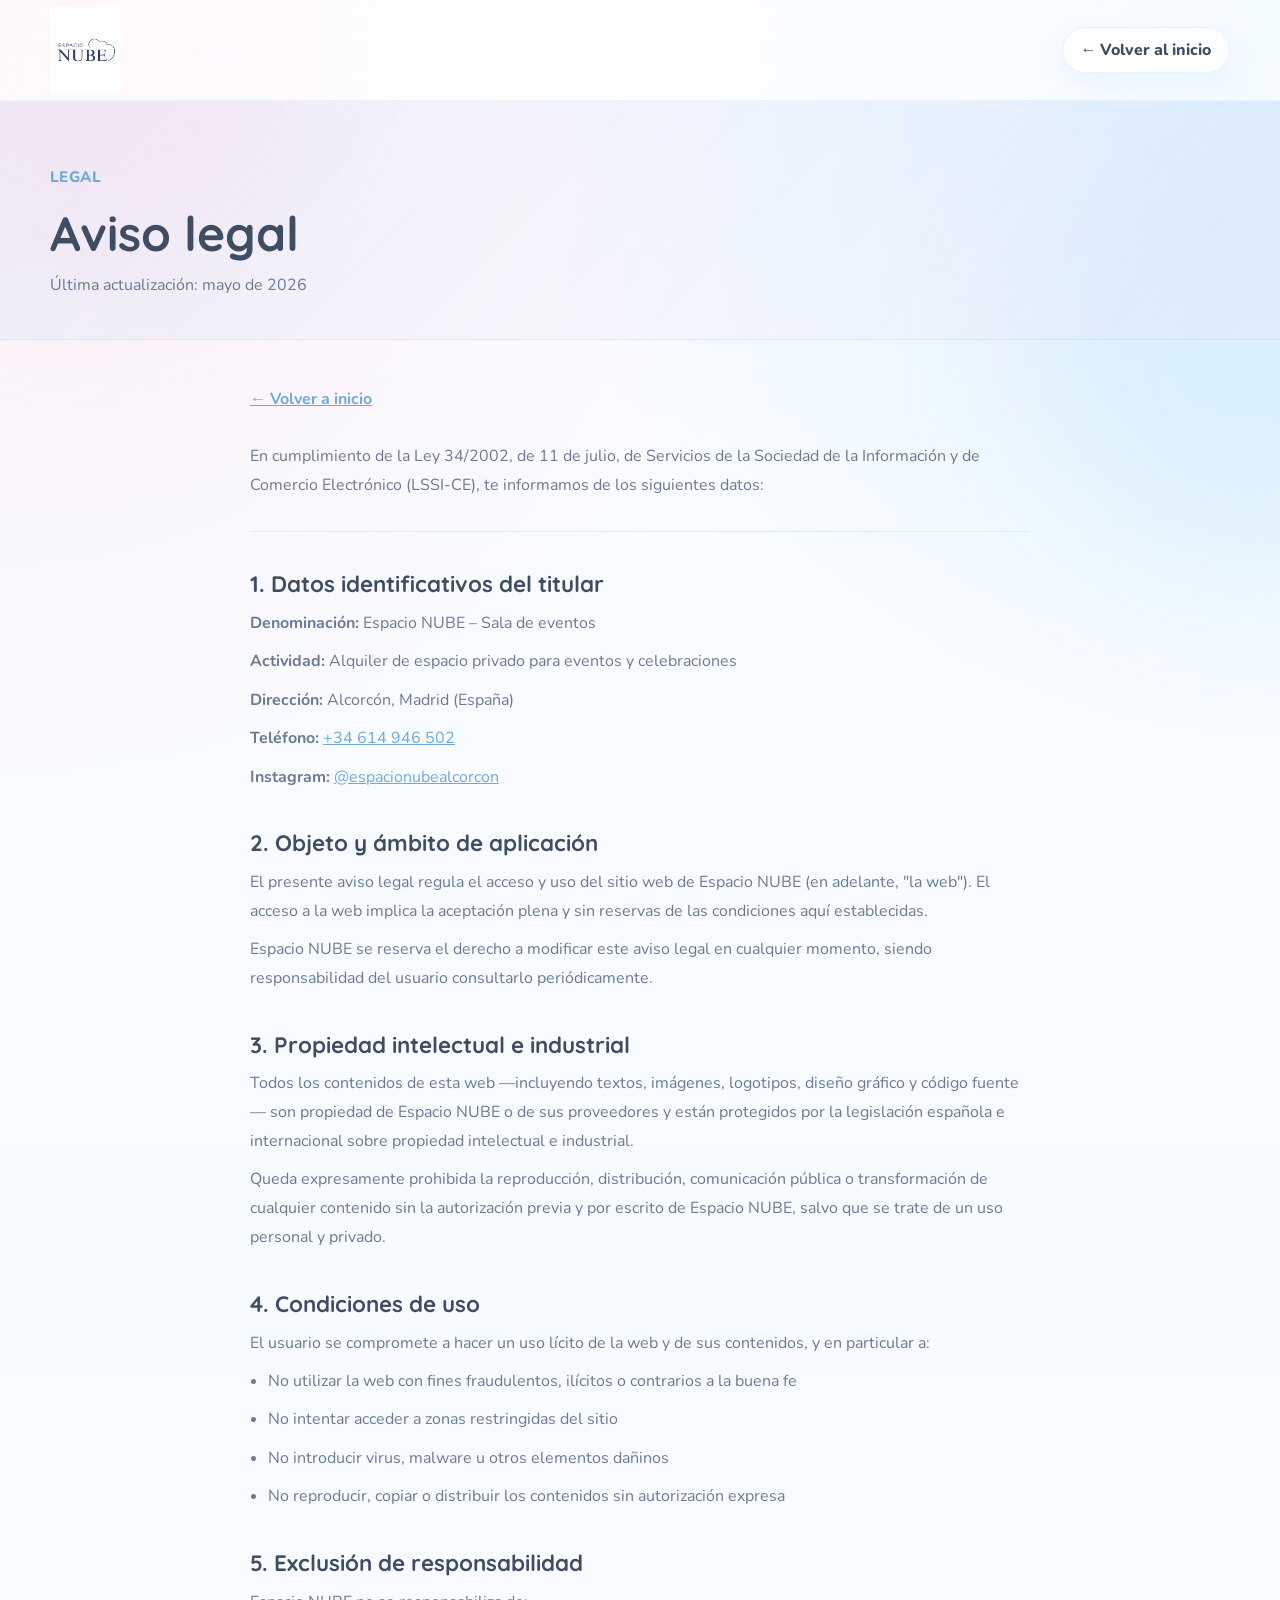
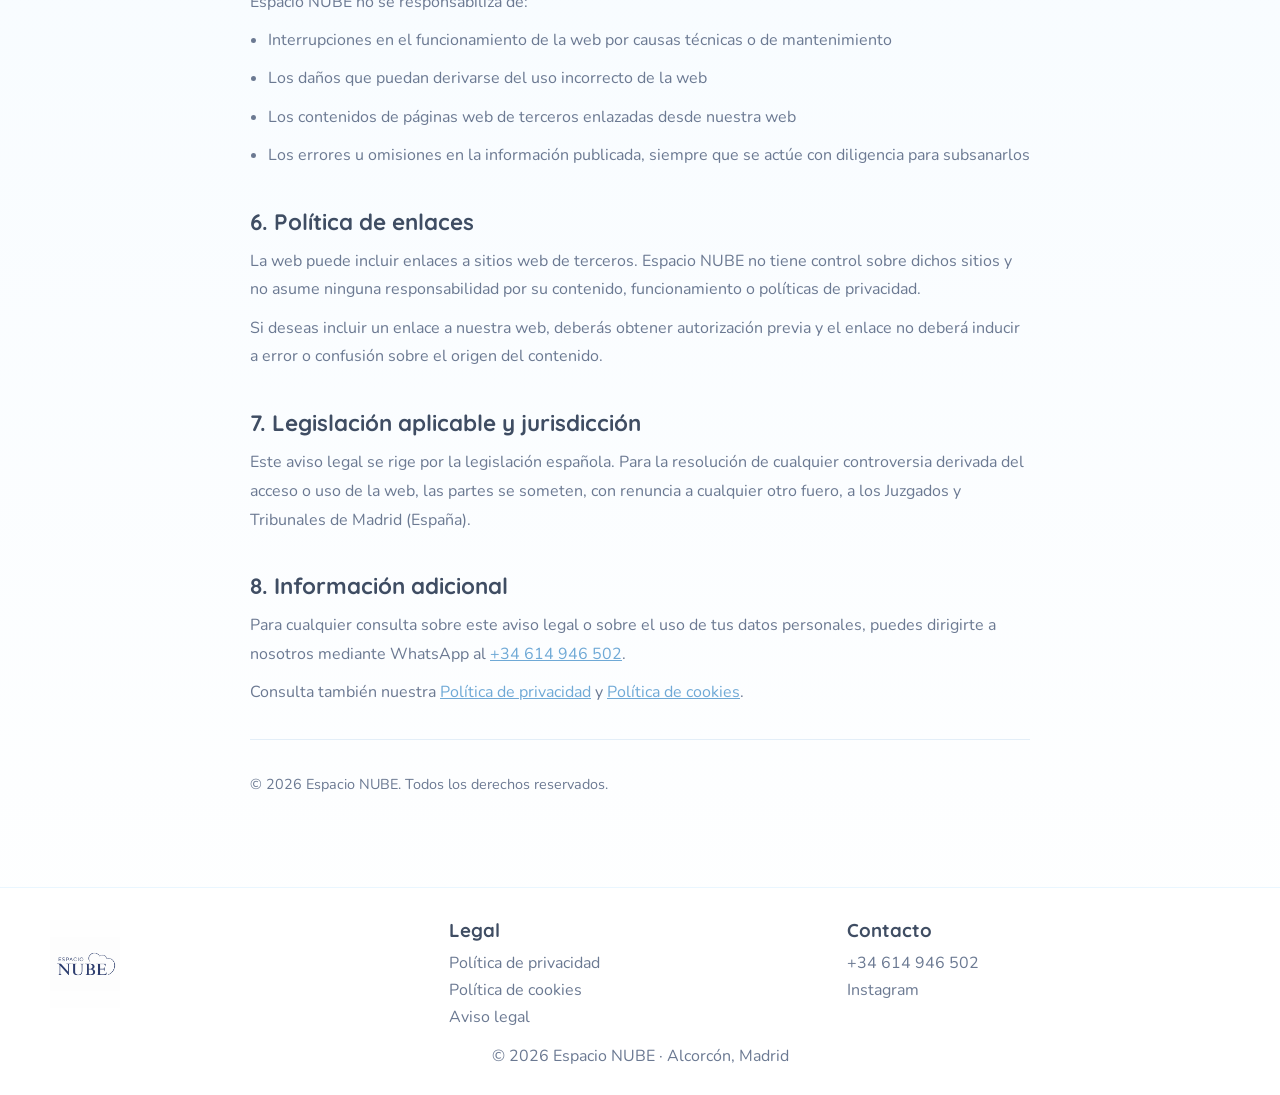
<file: aviso-legal.html>
<!DOCTYPE html>
<html lang="es">
<head>
  <meta charset="UTF-8" />
  <meta name="viewport" content="width=device-width, initial-scale=1.0" />
  <meta name="description" content="Aviso legal de Espacio NUBE – Sala de eventos en Alcorcón, Madrid." />
  <title>Aviso legal | NUBE</title>
  <link rel="preconnect" href="https://fonts.googleapis.com" />
  <link rel="preconnect" href="https://fonts.gstatic.com" crossorigin />
  <link href="https://fonts.googleapis.com/css2?family=Nunito:wght@400;600;700;800&family=Quicksand:wght@500;700&display=swap" rel="stylesheet" />
  <link rel="stylesheet" href="css/styles.css" />
  <style>
    .legal-hero {
      padding: 4rem 0 2.5rem;
      background: linear-gradient(135deg, rgba(191,229,255,0.2), rgba(255,219,233,0.15));
      border-bottom: 1px solid var(--border);
    }
    .legal-body { padding: 3rem 0 5rem; }
    .legal-body h2 { font-size: 1.4rem; margin: 2.5rem 0 0.75rem; color: var(--text); }
    .legal-body h3 { font-size: 1.1rem; margin: 1.5rem 0 0.5rem; color: var(--text); }
    .legal-body p, .legal-body li { color: var(--text-soft); margin-bottom: 0.6rem; line-height: 1.8; }
    .legal-body ul { margin-bottom: 1rem; }
    .legal-body a { color: #6fa9d6; text-decoration: underline; }
    .back-link { display: inline-flex; align-items: center; gap: 0.4rem; font-weight: 700; color: var(--text-soft); margin-bottom: 2rem; transition: color 0.2s; }
    .back-link:hover { color: var(--text); }
    .legal-divider { border: none; border-top: 1px solid var(--border); margin: 2rem 0; }
  </style>
</head>
<body>
  <div class="page-glow glow-left" aria-hidden="true"></div>
  <div class="page-glow glow-right" aria-hidden="true"></div>

  <header class="site-header">
    <div class="container header-inner">
      <a href="index.html" class="logo" aria-label="Volver al inicio">
        <img src="assets/logo.jpeg" alt="Espacio NUBE" class="logo-img" />
      </a>
      <a href="index.html" class="btn btn-secondary btn-sm">← Volver al inicio</a>
    </div>
  </header>

  <section class="legal-hero">
    <div class="container">
      <p class="eyebrow">Legal</p>
      <h1 style="font-size:clamp(2rem,5vw,3rem);margin-bottom:0.75rem;">Aviso legal</h1>
      <p style="color:var(--text-soft);">Última actualización: mayo de 2026</p>
    </div>
  </section>

  <section class="legal-body">
    <div class="container" style="max-width:780px;">
      <a href="index.html" class="back-link">← Volver a inicio</a>

      <p>En cumplimiento de la Ley 34/2002, de 11 de julio, de Servicios de la Sociedad de la Información y de Comercio Electrónico (LSSI-CE), te informamos de los siguientes datos:</p>

      <hr class="legal-divider" />

      <h2>1. Datos identificativos del titular</h2>
      <p><strong>Denominación:</strong> Espacio NUBE – Sala de eventos</p>
      <p><strong>Actividad:</strong> Alquiler de espacio privado para eventos y celebraciones</p>
      <p><strong>Dirección:</strong> Alcorcón, Madrid (España)</p>
      <p><strong>Teléfono:</strong> <a href="tel:+34614946502">+34 614 946 502</a></p>
      <p><strong>Instagram:</strong> <a href="https://www.instagram.com/espacionubealcorcon" target="_blank" rel="noopener noreferrer">@espacionubealcorcon</a></p>

      <h2>2. Objeto y ámbito de aplicación</h2>
      <p>El presente aviso legal regula el acceso y uso del sitio web de Espacio NUBE (en adelante, "la web"). El acceso a la web implica la aceptación plena y sin reservas de las condiciones aquí establecidas.</p>
      <p>Espacio NUBE se reserva el derecho a modificar este aviso legal en cualquier momento, siendo responsabilidad del usuario consultarlo periódicamente.</p>

      <h2>3. Propiedad intelectual e industrial</h2>
      <p>Todos los contenidos de esta web —incluyendo textos, imágenes, logotipos, diseño gráfico y código fuente— son propiedad de Espacio NUBE o de sus proveedores y están protegidos por la legislación española e internacional sobre propiedad intelectual e industrial.</p>
      <p>Queda expresamente prohibida la reproducción, distribución, comunicación pública o transformación de cualquier contenido sin la autorización previa y por escrito de Espacio NUBE, salvo que se trate de un uso personal y privado.</p>

      <h2>4. Condiciones de uso</h2>
      <p>El usuario se compromete a hacer un uso lícito de la web y de sus contenidos, y en particular a:</p>
      <ul>
        <li>No utilizar la web con fines fraudulentos, ilícitos o contrarios a la buena fe</li>
        <li>No intentar acceder a zonas restringidas del sitio</li>
        <li>No introducir virus, malware u otros elementos dañinos</li>
        <li>No reproducir, copiar o distribuir los contenidos sin autorización expresa</li>
      </ul>

      <h2>5. Exclusión de responsabilidad</h2>
      <p>Espacio NUBE no se responsabiliza de:</p>
      <ul>
        <li>Interrupciones en el funcionamiento de la web por causas técnicas o de mantenimiento</li>
        <li>Los daños que puedan derivarse del uso incorrecto de la web</li>
        <li>Los contenidos de páginas web de terceros enlazadas desde nuestra web</li>
        <li>Los errores u omisiones en la información publicada, siempre que se actúe con diligencia para subsanarlos</li>
      </ul>

      <h2>6. Política de enlaces</h2>
      <p>La web puede incluir enlaces a sitios web de terceros. Espacio NUBE no tiene control sobre dichos sitios y no asume ninguna responsabilidad por su contenido, funcionamiento o políticas de privacidad.</p>
      <p>Si deseas incluir un enlace a nuestra web, deberás obtener autorización previa y el enlace no deberá inducir a error o confusión sobre el origen del contenido.</p>

      <h2>7. Legislación aplicable y jurisdicción</h2>
      <p>Este aviso legal se rige por la legislación española. Para la resolución de cualquier controversia derivada del acceso o uso de la web, las partes se someten, con renuncia a cualquier otro fuero, a los Juzgados y Tribunales de Madrid (España).</p>

      <h2>8. Información adicional</h2>
      <p>Para cualquier consulta sobre este aviso legal o sobre el uso de tus datos personales, puedes dirigirte a nosotros mediante WhatsApp al <a href="https://wa.me/34614946502?text=Hola%20NUBE%2C%20tengo%20una%20consulta%20legal." target="_blank" rel="noopener noreferrer">+34 614 946 502</a>.</p>
      <p>Consulta también nuestra <a href="politica-de-privacidad.html">Política de privacidad</a> y <a href="cookies.html">Política de cookies</a>.</p>

      <hr class="legal-divider" />
      <p style="font-size:0.9rem;color:var(--text-soft);">© 2026 Espacio NUBE. Todos los derechos reservados.</p>
    </div>
  </section>

  <footer class="site-footer">
    <div class="container footer-grid">
      <div>
        <a href="index.html" class="logo footer-logo">
          <img src="assets/logo.jpeg" alt="Espacio NUBE" class="logo-img" />
        </a>
      </div>
      <div>
        <h3>Legal</h3>
        <p><a href="politica-de-privacidad.html">Política de privacidad</a></p>
        <p><a href="cookies.html">Política de cookies</a></p>
        <p><a href="aviso-legal.html">Aviso legal</a></p>
      </div>
      <div>
        <h3>Contacto</h3>
        <p><a href="tel:+34614946502">+34 614 946 502</a></p>
        <p><a href="https://www.instagram.com/espacionubealcorcon" target="_blank" rel="noopener noreferrer">Instagram</a></p>
      </div>
    </div>
    <p class="footer-note">© 2026 Espacio NUBE · Alcorcón, Madrid</p>
  </footer>
</body>
</html>
</file>
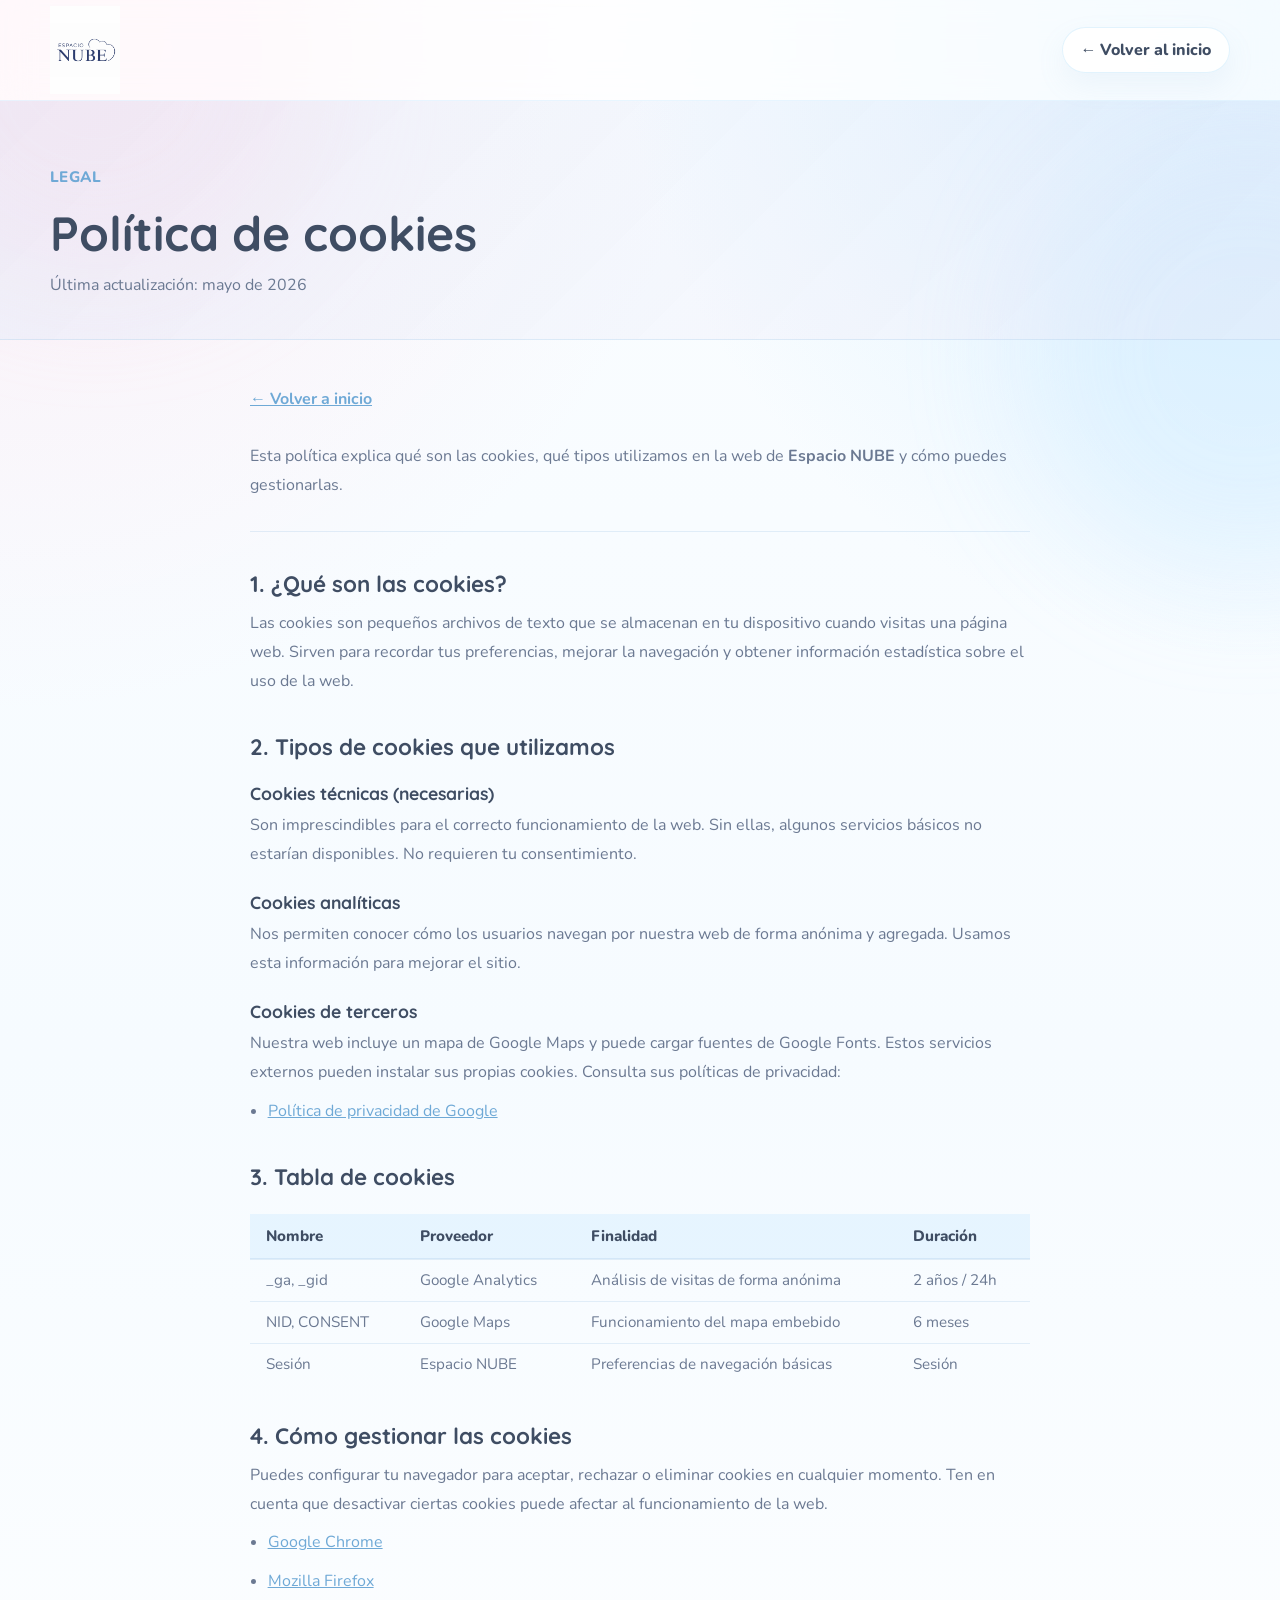
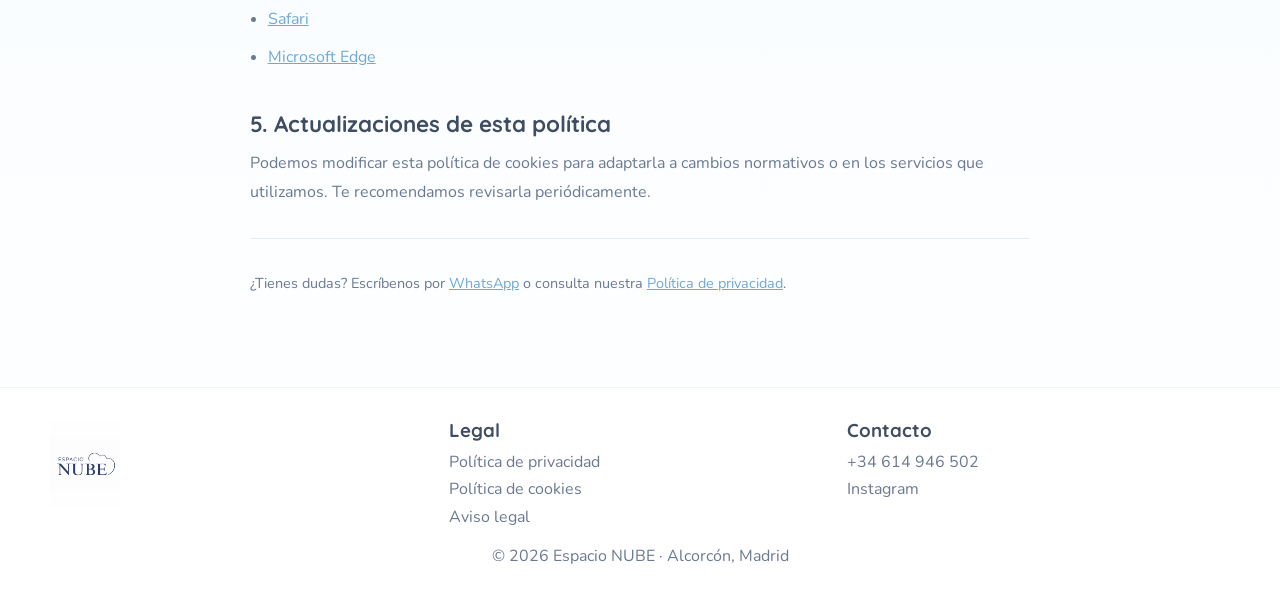
<file: cookies.html>
<!DOCTYPE html>
<html lang="es">
<head>
  <meta charset="UTF-8" />
  <meta name="viewport" content="width=device-width, initial-scale=1.0" />
  <meta name="description" content="Política de cookies de Espacio NUBE – Sala de eventos en Alcorcón, Madrid." />
  <title>Política de cookies | NUBE</title>
  <link rel="preconnect" href="https://fonts.googleapis.com" />
  <link rel="preconnect" href="https://fonts.gstatic.com" crossorigin />
  <link href="https://fonts.googleapis.com/css2?family=Nunito:wght@400;600;700;800&family=Quicksand:wght@500;700&display=swap" rel="stylesheet" />
  <link rel="stylesheet" href="css/styles.css" />
  <style>
    .legal-hero {
      padding: 4rem 0 2.5rem;
      background: linear-gradient(135deg, rgba(191,229,255,0.2), rgba(255,219,233,0.15));
      border-bottom: 1px solid var(--border);
    }
    .legal-body { padding: 3rem 0 5rem; }
    .legal-body h2 { font-size: 1.4rem; margin: 2.5rem 0 0.75rem; color: var(--text); }
    .legal-body h3 { font-size: 1.1rem; margin: 1.5rem 0 0.5rem; color: var(--text); }
    .legal-body p, .legal-body li { color: var(--text-soft); margin-bottom: 0.6rem; line-height: 1.8; }
    .legal-body ul { margin-bottom: 1rem; }
    .legal-body a { color: #6fa9d6; text-decoration: underline; }
    .back-link { display: inline-flex; align-items: center; gap: 0.4rem; font-weight: 700; color: var(--text-soft); margin-bottom: 2rem; transition: color 0.2s; }
    .back-link:hover { color: var(--text); }
    .legal-divider { border: none; border-top: 1px solid var(--border); margin: 2rem 0; }
    .cookie-table { width: 100%; border-collapse: collapse; margin: 1.5rem 0; font-size: 0.95rem; }
    .cookie-table th { background: rgba(191,229,255,0.3); color: var(--text); font-weight: 800; text-align: left; padding: 0.75rem 1rem; border-bottom: 2px solid var(--border); }
    .cookie-table td { padding: 0.65rem 1rem; border-bottom: 1px solid var(--border); color: var(--text-soft); vertical-align: top; }
    .cookie-table tr:last-child td { border-bottom: none; }
  </style>
</head>
<body>
  <div class="page-glow glow-left" aria-hidden="true"></div>
  <div class="page-glow glow-right" aria-hidden="true"></div>

  <header class="site-header">
    <div class="container header-inner">
      <a href="index.html" class="logo" aria-label="Volver al inicio">
        <img src="assets/logo.jpeg" alt="Espacio NUBE" class="logo-img" />
      </a>
      <a href="index.html" class="btn btn-secondary btn-sm">← Volver al inicio</a>
    </div>
  </header>

  <section class="legal-hero">
    <div class="container">
      <p class="eyebrow">Legal</p>
      <h1 style="font-size:clamp(2rem,5vw,3rem);margin-bottom:0.75rem;">Política de cookies</h1>
      <p style="color:var(--text-soft);">Última actualización: mayo de 2026</p>
    </div>
  </section>

  <section class="legal-body">
    <div class="container" style="max-width:780px;">
      <a href="index.html" class="back-link">← Volver a inicio</a>

      <p>Esta política explica qué son las cookies, qué tipos utilizamos en la web de <strong>Espacio NUBE</strong> y cómo puedes gestionarlas.</p>

      <hr class="legal-divider" />

      <h2>1. ¿Qué son las cookies?</h2>
      <p>Las cookies son pequeños archivos de texto que se almacenan en tu dispositivo cuando visitas una página web. Sirven para recordar tus preferencias, mejorar la navegación y obtener información estadística sobre el uso de la web.</p>

      <h2>2. Tipos de cookies que utilizamos</h2>

      <h3>Cookies técnicas (necesarias)</h3>
      <p>Son imprescindibles para el correcto funcionamiento de la web. Sin ellas, algunos servicios básicos no estarían disponibles. No requieren tu consentimiento.</p>

      <h3>Cookies analíticas</h3>
      <p>Nos permiten conocer cómo los usuarios navegan por nuestra web de forma anónima y agregada. Usamos esta información para mejorar el sitio.</p>

      <h3>Cookies de terceros</h3>
      <p>Nuestra web incluye un mapa de Google Maps y puede cargar fuentes de Google Fonts. Estos servicios externos pueden instalar sus propias cookies. Consulta sus políticas de privacidad:</p>
      <ul>
        <li><a href="https://policies.google.com/privacy" target="_blank" rel="noopener noreferrer">Política de privacidad de Google</a></li>
      </ul>

      <h2>3. Tabla de cookies</h2>
      <table class="cookie-table">
        <thead>
          <tr>
            <th>Nombre</th>
            <th>Proveedor</th>
            <th>Finalidad</th>
            <th>Duración</th>
          </tr>
        </thead>
        <tbody>
          <tr>
            <td>_ga, _gid</td>
            <td>Google Analytics</td>
            <td>Análisis de visitas de forma anónima</td>
            <td>2 años / 24h</td>
          </tr>
          <tr>
            <td>NID, CONSENT</td>
            <td>Google Maps</td>
            <td>Funcionamiento del mapa embebido</td>
            <td>6 meses</td>
          </tr>
          <tr>
            <td>Sesión</td>
            <td>Espacio NUBE</td>
            <td>Preferencias de navegación básicas</td>
            <td>Sesión</td>
          </tr>
        </tbody>
      </table>

      <h2>4. Cómo gestionar las cookies</h2>
      <p>Puedes configurar tu navegador para aceptar, rechazar o eliminar cookies en cualquier momento. Ten en cuenta que desactivar ciertas cookies puede afectar al funcionamiento de la web.</p>
      <ul>
        <li><a href="https://support.google.com/chrome/answer/95647" target="_blank" rel="noopener noreferrer">Google Chrome</a></li>
        <li><a href="https://support.mozilla.org/es/kb/habilitar-y-deshabilitar-cookies-sitios-web-rastrear-preferencias" target="_blank" rel="noopener noreferrer">Mozilla Firefox</a></li>
        <li><a href="https://support.apple.com/es-es/guide/safari/sfri11471/mac" target="_blank" rel="noopener noreferrer">Safari</a></li>
        <li><a href="https://support.microsoft.com/es-es/windows/eliminar-y-administrar-cookies-168dab11-0753-043d-7c16-ede5947fc64d" target="_blank" rel="noopener noreferrer">Microsoft Edge</a></li>
      </ul>

      <h2>5. Actualizaciones de esta política</h2>
      <p>Podemos modificar esta política de cookies para adaptarla a cambios normativos o en los servicios que utilizamos. Te recomendamos revisarla periódicamente.</p>

      <hr class="legal-divider" />
      <p style="font-size:0.9rem;">¿Tienes dudas? Escríbenos por <a href="https://wa.me/34614946502?text=Hola%20NUBE%2C%20tengo%20una%20consulta%20sobre%20cookies." target="_blank" rel="noopener noreferrer">WhatsApp</a> o consulta nuestra <a href="politica-de-privacidad.html">Política de privacidad</a>.</p>
    </div>
  </section>

  <footer class="site-footer">
    <div class="container footer-grid">
      <div>
        <a href="index.html" class="logo footer-logo">
          <img src="assets/logo.jpeg" alt="Espacio NUBE" class="logo-img" />
        </a>
      </div>
      <div>
        <h3>Legal</h3>
        <p><a href="politica-de-privacidad.html">Política de privacidad</a></p>
        <p><a href="cookies.html">Política de cookies</a></p>
        <p><a href="aviso-legal.html">Aviso legal</a></p>
      </div>
      <div>
        <h3>Contacto</h3>
        <p><a href="tel:+34614946502">+34 614 946 502</a></p>
        <p><a href="https://www.instagram.com/espacionubealcorcon" target="_blank" rel="noopener noreferrer">Instagram</a></p>
      </div>
    </div>
    <p class="footer-note">© 2026 Espacio NUBE · Alcorcón, Madrid</p>
  </footer>
</body>
</html>
</file>
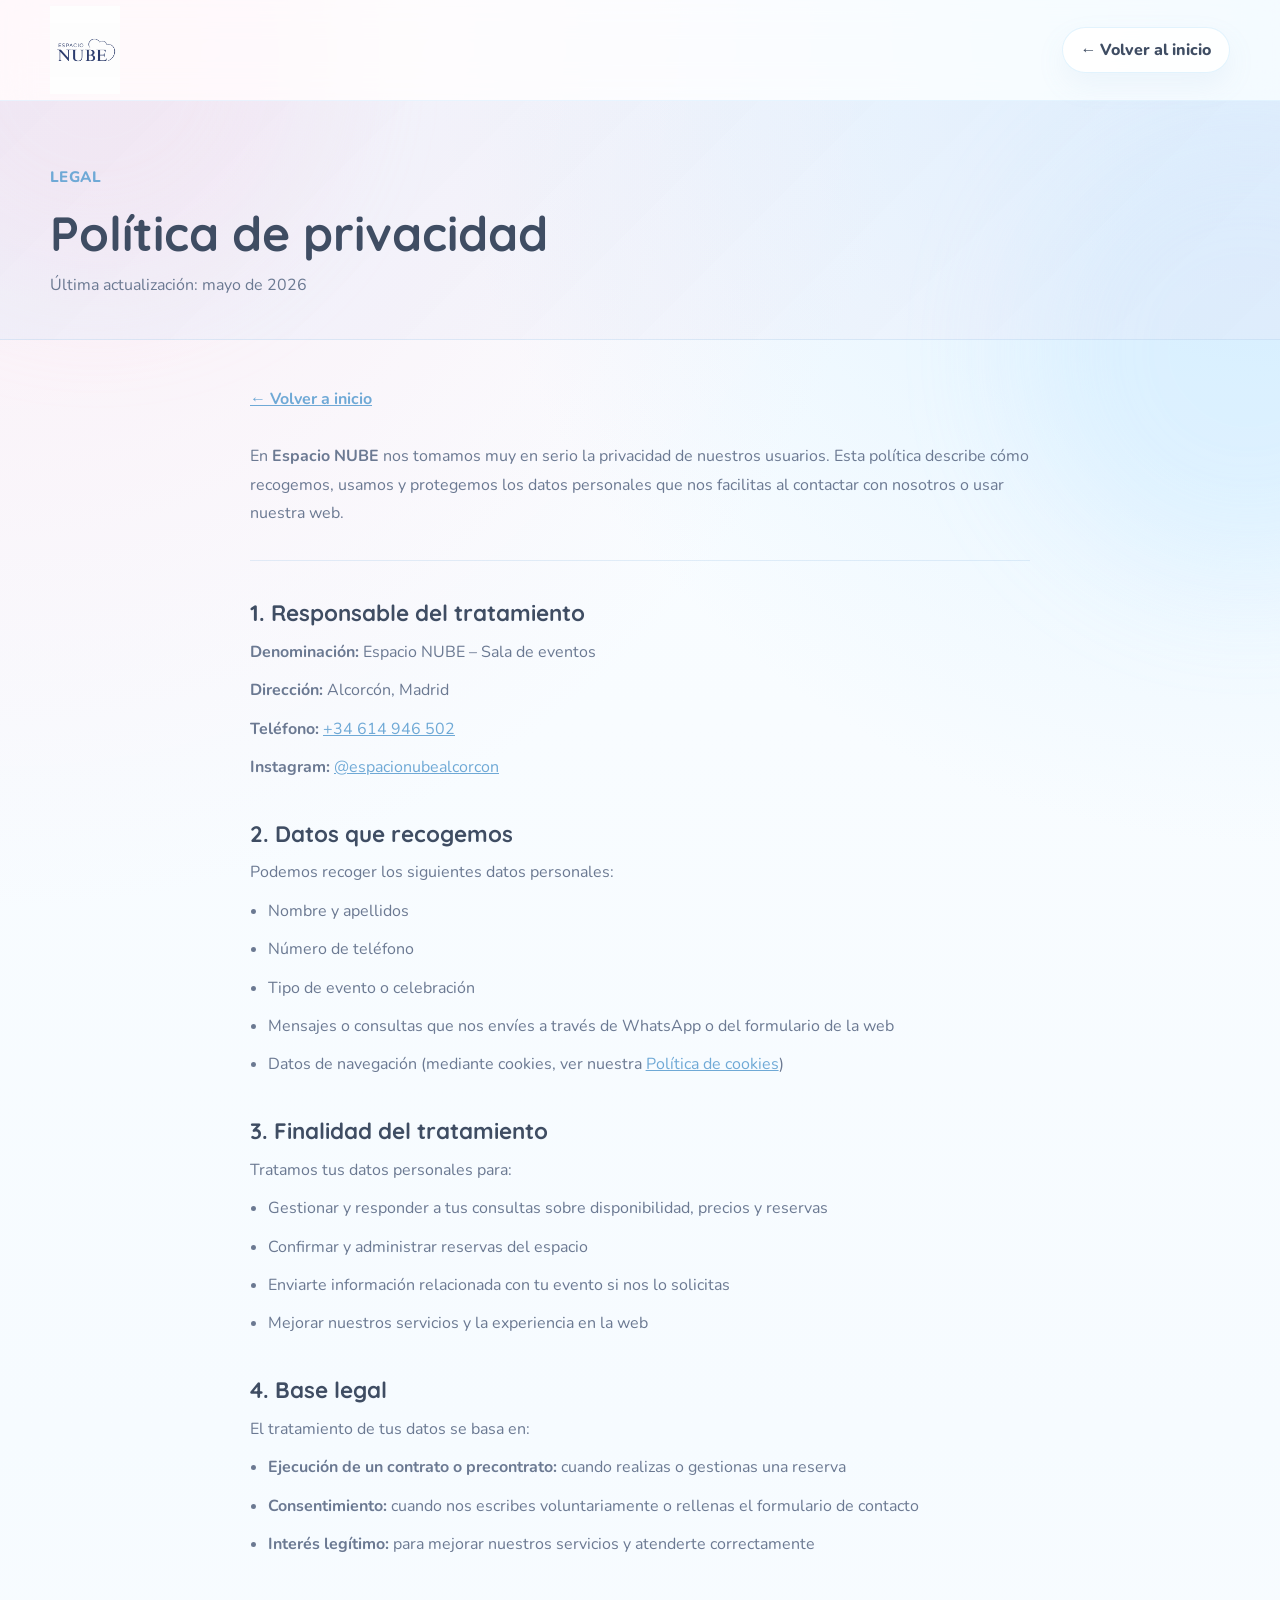
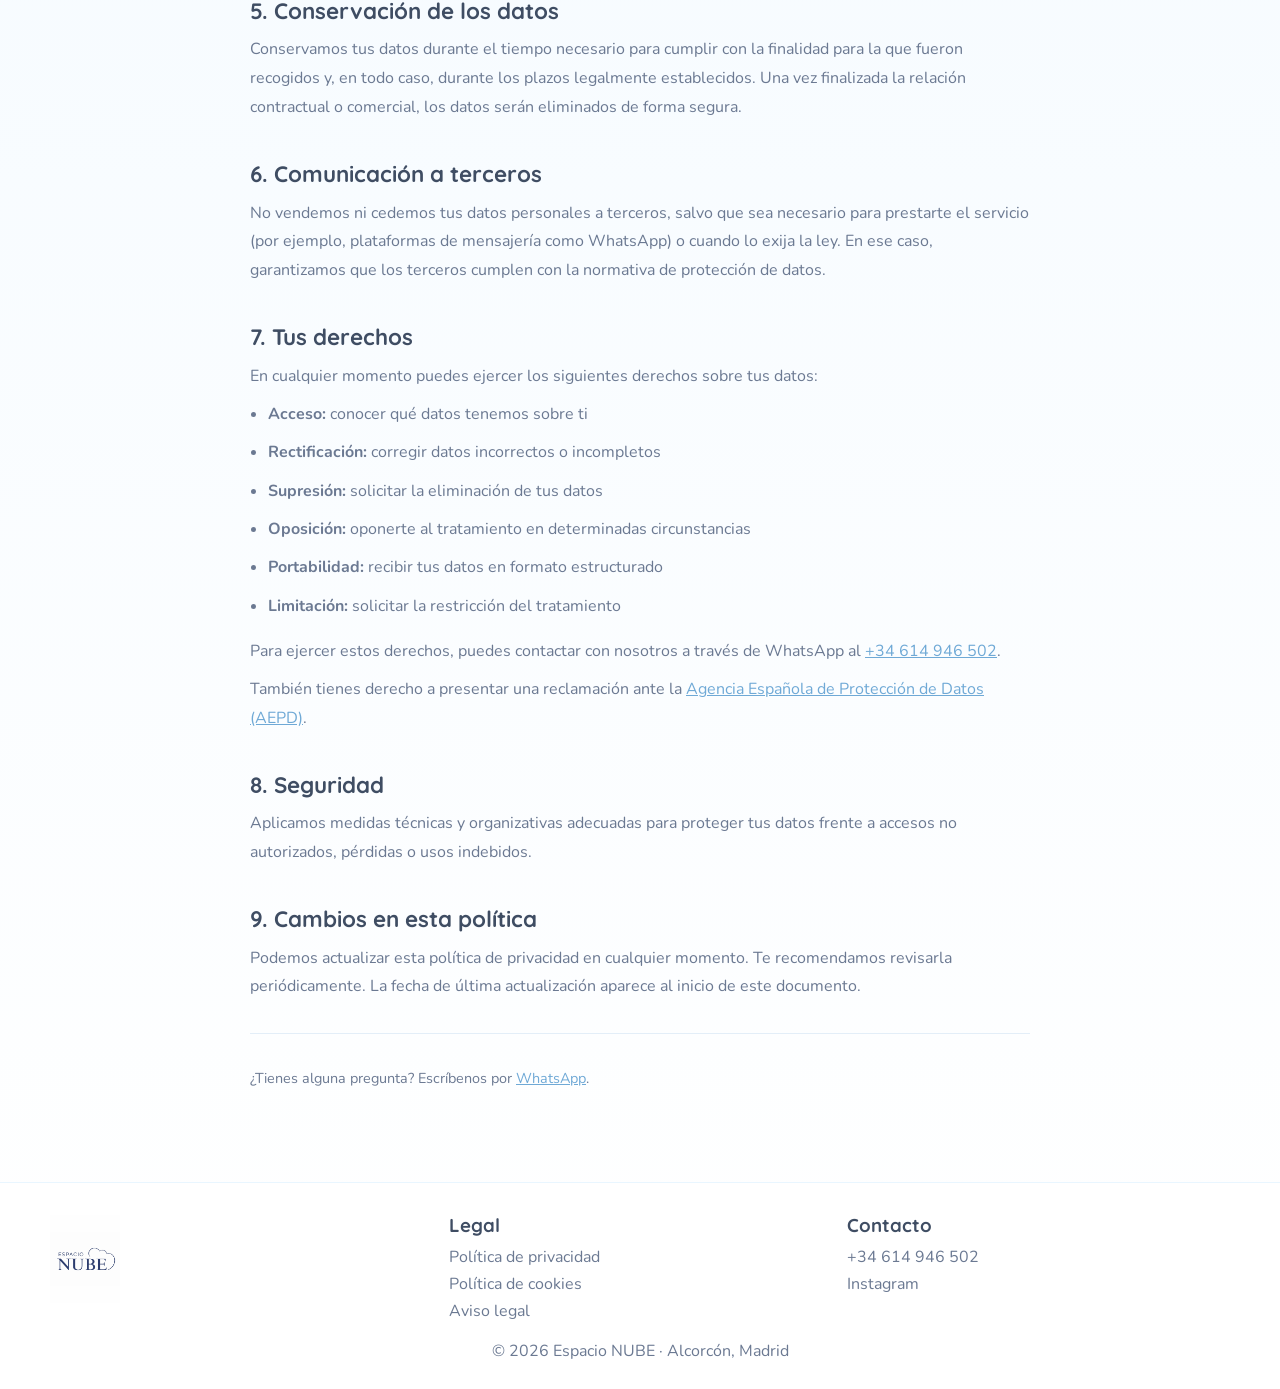
<file: politica-de-privacidad.html>
<!DOCTYPE html>
<html lang="es">
<head>
  <meta charset="UTF-8" />
  <meta name="viewport" content="width=device-width, initial-scale=1.0" />
  <meta name="description" content="Política de privacidad de Espacio NUBE – Sala de eventos en Alcorcón, Madrid." />
  <title>Política de privacidad | NUBE</title>
  <link rel="preconnect" href="https://fonts.googleapis.com" />
  <link rel="preconnect" href="https://fonts.gstatic.com" crossorigin />
  <link href="https://fonts.googleapis.com/css2?family=Nunito:wght@400;600;700;800&family=Quicksand:wght@500;700&display=swap" rel="stylesheet" />
  <link rel="stylesheet" href="css/styles.css" />
  <style>
    .legal-hero {
      padding: 4rem 0 2.5rem;
      background: linear-gradient(135deg, rgba(191,229,255,0.2), rgba(255,219,233,0.15));
      border-bottom: 1px solid var(--border);
    }
    .legal-body {
      padding: 3rem 0 5rem;
    }
    .legal-body h2 {
      font-size: 1.4rem;
      margin: 2.5rem 0 0.75rem;
      color: var(--text);
    }
    .legal-body h3 {
      font-size: 1.1rem;
      margin: 1.5rem 0 0.5rem;
      color: var(--text);
    }
    .legal-body p, .legal-body li {
      color: var(--text-soft);
      margin-bottom: 0.6rem;
      line-height: 1.8;
    }
    .legal-body ul {
      margin-bottom: 1rem;
    }
    .legal-body a { color: #6fa9d6; text-decoration: underline; }
    .back-link {
      display: inline-flex;
      align-items: center;
      gap: 0.4rem;
      font-weight: 700;
      color: var(--text-soft);
      margin-bottom: 2rem;
      transition: color 0.2s;
    }
    .back-link:hover { color: var(--text); }
    .legal-divider {
      border: none;
      border-top: 1px solid var(--border);
      margin: 2rem 0;
    }
  </style>
</head>
<body>
  <div class="page-glow glow-left" aria-hidden="true"></div>
  <div class="page-glow glow-right" aria-hidden="true"></div>

  <header class="site-header">
    <div class="container header-inner">
      <a href="index.html" class="logo" aria-label="Volver al inicio">
        <img src="assets/logo.jpeg" alt="Espacio NUBE" class="logo-img" />
      </a>
      <a href="index.html" class="btn btn-secondary btn-sm">← Volver al inicio</a>
    </div>
  </header>

  <section class="legal-hero">
    <div class="container">
      <p class="eyebrow">Legal</p>
      <h1 style="font-size:clamp(2rem,5vw,3rem);margin-bottom:0.75rem;">Política de privacidad</h1>
      <p style="color:var(--text-soft);">Última actualización: mayo de 2026</p>
    </div>
  </section>

  <section class="legal-body">
    <div class="container" style="max-width:780px;">
      <a href="index.html" class="back-link">← Volver a inicio</a>

      <p>En <strong>Espacio NUBE</strong> nos tomamos muy en serio la privacidad de nuestros usuarios. Esta política describe cómo recogemos, usamos y protegemos los datos personales que nos facilitas al contactar con nosotros o usar nuestra web.</p>

      <hr class="legal-divider" />

      <h2>1. Responsable del tratamiento</h2>
      <p><strong>Denominación:</strong> Espacio NUBE – Sala de eventos</p>
      <p><strong>Dirección:</strong> Alcorcón, Madrid</p>
      <p><strong>Teléfono:</strong> <a href="tel:+34614946502">+34 614 946 502</a></p>
      <p><strong>Instagram:</strong> <a href="https://www.instagram.com/espacionubealcorcon" target="_blank" rel="noopener noreferrer">@espacionubealcorcon</a></p>

      <h2>2. Datos que recogemos</h2>
      <p>Podemos recoger los siguientes datos personales:</p>
      <ul>
        <li>Nombre y apellidos</li>
        <li>Número de teléfono</li>
        <li>Tipo de evento o celebración</li>
        <li>Mensajes o consultas que nos envíes a través de WhatsApp o del formulario de la web</li>
        <li>Datos de navegación (mediante cookies, ver nuestra <a href="cookies.html">Política de cookies</a>)</li>
      </ul>

      <h2>3. Finalidad del tratamiento</h2>
      <p>Tratamos tus datos personales para:</p>
      <ul>
        <li>Gestionar y responder a tus consultas sobre disponibilidad, precios y reservas</li>
        <li>Confirmar y administrar reservas del espacio</li>
        <li>Enviarte información relacionada con tu evento si nos lo solicitas</li>
        <li>Mejorar nuestros servicios y la experiencia en la web</li>
      </ul>

      <h2>4. Base legal</h2>
      <p>El tratamiento de tus datos se basa en:</p>
      <ul>
        <li><strong>Ejecución de un contrato o precontrato:</strong> cuando realizas o gestionas una reserva</li>
        <li><strong>Consentimiento:</strong> cuando nos escribes voluntariamente o rellenas el formulario de contacto</li>
        <li><strong>Interés legítimo:</strong> para mejorar nuestros servicios y atenderte correctamente</li>
      </ul>

      <h2>5. Conservación de los datos</h2>
      <p>Conservamos tus datos durante el tiempo necesario para cumplir con la finalidad para la que fueron recogidos y, en todo caso, durante los plazos legalmente establecidos. Una vez finalizada la relación contractual o comercial, los datos serán eliminados de forma segura.</p>

      <h2>6. Comunicación a terceros</h2>
      <p>No vendemos ni cedemos tus datos personales a terceros, salvo que sea necesario para prestarte el servicio (por ejemplo, plataformas de mensajería como WhatsApp) o cuando lo exija la ley. En ese caso, garantizamos que los terceros cumplen con la normativa de protección de datos.</p>

      <h2>7. Tus derechos</h2>
      <p>En cualquier momento puedes ejercer los siguientes derechos sobre tus datos:</p>
      <ul>
        <li><strong>Acceso:</strong> conocer qué datos tenemos sobre ti</li>
        <li><strong>Rectificación:</strong> corregir datos incorrectos o incompletos</li>
        <li><strong>Supresión:</strong> solicitar la eliminación de tus datos</li>
        <li><strong>Oposición:</strong> oponerte al tratamiento en determinadas circunstancias</li>
        <li><strong>Portabilidad:</strong> recibir tus datos en formato estructurado</li>
        <li><strong>Limitación:</strong> solicitar la restricción del tratamiento</li>
      </ul>
      <p>Para ejercer estos derechos, puedes contactar con nosotros a través de WhatsApp al <a href="tel:+34614946502">+34 614 946 502</a>.</p>
      <p>También tienes derecho a presentar una reclamación ante la <a href="https://www.aepd.es" target="_blank" rel="noopener noreferrer">Agencia Española de Protección de Datos (AEPD)</a>.</p>

      <h2>8. Seguridad</h2>
      <p>Aplicamos medidas técnicas y organizativas adecuadas para proteger tus datos frente a accesos no autorizados, pérdidas o usos indebidos.</p>

      <h2>9. Cambios en esta política</h2>
      <p>Podemos actualizar esta política de privacidad en cualquier momento. Te recomendamos revisarla periódicamente. La fecha de última actualización aparece al inicio de este documento.</p>

      <hr class="legal-divider" />
      <p style="font-size:0.9rem;">¿Tienes alguna pregunta? Escríbenos por <a href="https://wa.me/34614946502?text=Hola%20NUBE%2C%20tengo%20una%20consulta%20sobre%20privacidad." target="_blank" rel="noopener noreferrer">WhatsApp</a>.</p>
    </div>
  </section>

  <footer class="site-footer">
    <div class="container footer-grid">
      <div>
        <a href="index.html" class="logo footer-logo">
          <img src="assets/logo.jpeg" alt="Espacio NUBE" class="logo-img" />
        </a>
      </div>
      <div>
        <h3>Legal</h3>
        <p><a href="politica-de-privacidad.html">Política de privacidad</a></p>
        <p><a href="cookies.html">Política de cookies</a></p>
        <p><a href="aviso-legal.html">Aviso legal</a></p>
      </div>
      <div>
        <h3>Contacto</h3>
        <p><a href="tel:+34614946502">+34 614 946 502</a></p>
        <p><a href="https://www.instagram.com/espacionubealcorcon" target="_blank" rel="noopener noreferrer">Instagram</a></p>
      </div>
    </div>
    <p class="footer-note">© 2026 Espacio NUBE · Alcorcón, Madrid</p>
  </footer>
</body>
</html>
</file>
<file: css/styles.css>
:root {
  --bg: #f8fbff;
  --surface: rgba(255, 255, 255, 0.85);
  --surface-strong: #ffffff;
  --text: #3f4d63;
  --text-soft: #6b7992;
  --primary: #bfe5ff;
  --primary-strong: #8acdf6;
  --pink: #ffdbe9;
  --lavender: #e9ddff;
  --mint: #dff8ee;
  --yellow: #fff4c9;
  --border: rgba(160, 197, 228, 0.28);
  --shadow: 0 20px 45px rgba(133, 177, 219, 0.14);
  --shadow-soft: 0 12px 28px rgba(133, 177, 219, 0.1);
  --radius-xl: 32px;
  --radius-lg: 24px;
  --radius-md: 18px;
  --radius-pill: 999px;
  --max-width: 1180px;
  --header-height: 100px;
}

* { box-sizing: border-box; }
html { scroll-behavior: smooth; }
body {
  margin: 0;
  font-family: 'Nunito', sans-serif;
  color: var(--text);
  background:
    radial-gradient(circle at top left, rgba(255, 219, 233, 0.45), transparent 28%),
    radial-gradient(circle at top right, rgba(191, 229, 255, 0.55), transparent 26%),
    linear-gradient(180deg, #fafdff 0%, #f6fbff 48%, #ffffff 100%);
  min-height: 100vh;
  cursor: url('../assets/cursor-cloud.png') 6 6, auto;
}

button, a, input, textarea, .service-card, .gallery-card, .pricing-card, .contact-card, .back-to-top {
  cursor: url('../assets/cursor-cloud.png') 6 6, pointer;
}

img { max-width: 100%; display: block; }
a { color: inherit; text-decoration: none; }
p { margin: 0; line-height: 1.7; }
h1, h2, h3 {
  margin: 0;
  line-height: 1.1;
  font-family: 'Quicksand', sans-serif;
}

ul { margin: 0; padding-left: 1.1rem; }

.container {
  width: min(calc(100% - 2rem), var(--max-width));
  margin: 0 auto;
}

.section { position: relative; padding: 5rem 0; }

.section-alt {
  background: linear-gradient(180deg, rgba(191, 229, 255, 0.12), rgba(255, 255, 255, 0.8));
}

.page-glow {
  position: fixed;
  width: 28rem;
  height: 28rem;
  border-radius: 50%;
  filter: blur(60px);
  pointer-events: none;
  opacity: 0.55;
  z-index: -1;
}

.glow-left { top: -10rem; left: -8rem; background: rgba(255, 219, 233, 0.6); }
.glow-right { top: 8rem; right: -12rem; background: rgba(191, 229, 255, 0.55); }

/* ── HEADER ── */
.site-header {
  position: sticky;
  top: 0;
  z-index: 50;
  backdrop-filter: blur(16px);
  background: rgba(255, 255, 255, 0.7);
  border-bottom: 1px solid rgba(191, 229, 255, 0.35);
}

.header-inner {
  min-height: var(--header-height);
  display: flex;
  align-items: center;
  justify-content: space-between;
  gap: 1rem;
}

.logo {
  display: inline-flex;
  align-items: center;
  gap: 0.6rem;
  font-weight: 800;
  font-size: 1.1rem;
}

.logo-img {
  height: 5.5rem;
  width: auto;
  display: block;
  object-fit: contain;
}

.footer-logo .logo-img { height: 5.5rem; }

.site-nav {
  display: flex;
  align-items: center;
  gap: 1.1rem;
}

.site-nav a:not(.btn) {
  color: var(--text-soft);
  font-weight: 700;
  transition: color 0.25s ease, transform 0.25s ease;
}

.site-nav a:not(.btn):hover { color: var(--text); transform: translateY(-2px); }

.nav-toggle {
  display: none;
  width: 3rem;
  height: 3rem;
  border: 0;
  border-radius: 50%;
  background: var(--surface-strong);
  box-shadow: var(--shadow-soft);
  padding: 0.65rem;
}

.nav-toggle span {
  display: block;
  width: 100%;
  height: 3px;
  margin: 4px 0;
  background: var(--text);
  border-radius: var(--radius-pill);
}

/* ── HERO ── */
.hero {
  position: relative;
  overflow: clip;
  padding: 4.5rem 0 3rem;
}

.hero-grid {
  display: grid;
  gap: 2rem;
  align-items: center;
}

.eyebrow {
  display: inline-flex;
  align-items: center;
  gap: 0.45rem;
  font-size: 0.95rem;
  font-weight: 800;
  letter-spacing: 0.03em;
  text-transform: uppercase;
  color: #6fa9d6;
  margin-bottom: 1rem;
}

.hero h1 {
  font-size: clamp(2.5rem, 7vw, 4.8rem);
  max-width: 12ch;
}

.hero-text {
  max-width: 58ch;
  margin-top: 1.35rem;
  color: var(--text-soft);
  font-size: 1.1rem;
}

.hero-actions {
  display: flex;
  flex-wrap: wrap;
  gap: 0.9rem;
  margin-top: 1.8rem;
}

/* ── BUTTONS ── */
.btn {
  display: inline-flex;
  justify-content: center;
  align-items: center;
  gap: 0.5rem;
  min-height: 3.25rem;
  padding: 0.9rem 1.4rem;
  border: 1px solid transparent;
  border-radius: var(--radius-pill);
  font-weight: 800;
  transition: transform 0.25s ease, box-shadow 0.25s ease, background 0.25s ease;
  box-shadow: var(--shadow-soft);
}

.btn:hover {
  transform: translateY(-3px);
  box-shadow: 0 16px 28px rgba(133, 177, 219, 0.18);
}

.btn-sm { min-height: 2.8rem; padding: 0.7rem 1.1rem; }
.btn-large { min-height: 3.5rem; padding-inline: 1.65rem; }
.full-width { width: 100%; }

.btn-primary {
  background: linear-gradient(135deg, var(--primary-strong), #c4ecff);
  color: #21435a;
}

.btn-secondary {
  background: rgba(255, 255, 255, 0.9);
  border-color: rgba(138, 205, 246, 0.25);
}

/* ── HIGHLIGHTS ── */
.highlights {
  margin-top: 2rem;
  display: grid;
  gap: 1rem;
}

.highlight-card,
.visual-card,
.feature-box,
.gallery-card,
.service-card,
.pricing-card,
.contact-card,
.contact-form-card,
.promo-banner,
.intro-item {
  background: var(--surface);
  border: 1px solid var(--border);
  box-shadow: var(--shadow);
  border-radius: var(--radius-xl);
}

.highlight-card { padding: 1rem 1.15rem; }

.highlight-number {
  display: block;
  font-size: 1.4rem;
  font-weight: 800;
  margin-bottom: 0.15rem;
}

.highlight-label { color: var(--text-soft); }

/* ── HERO VISUAL ── */
.hero-visual { position: relative; }

.main-visual { padding: 1.2rem; position: relative; }

.mini-badge {
  display: inline-flex;
  align-items: center;
  padding: 0.6rem 0.95rem;
  border-radius: var(--radius-pill);
  font-weight: 800;
  background: linear-gradient(135deg, var(--yellow), var(--pink));
  box-shadow: var(--shadow-soft);
}

.visual-footer { padding: 1rem 0.25rem 0.1rem; }
.visual-footer p { color: var(--text-soft); margin-top: 0.35rem; }

/* ── CLOUDS ── */
.cloud {
  position: absolute;
  background: rgba(255, 255, 255, 0.7);
  border-radius: 999px;
  filter: blur(0.3px);
  box-shadow: 0 16px 30px rgba(191, 229, 255, 0.16);
  animation: drift 10s ease-in-out infinite;
}

.cloud::before, .cloud::after {
  content: '';
  position: absolute;
  border-radius: 50%;
  background: inherit;
}

.cloud-1 { top: 8rem; right: 8%; width: 8rem; height: 3rem; }
.cloud-1::before { width: 3.1rem; height: 3.1rem; left: 1rem; top: -1.2rem; }
.cloud-1::after { width: 3.4rem; height: 3.4rem; right: 1rem; top: -1.4rem; }

.cloud-2 { left: -1rem; top: 14rem; width: 11rem; height: 3.7rem; animation-delay: -2s; }
.cloud-2::before { width: 4rem; height: 4rem; left: 1rem; top: -1.35rem; }
.cloud-2::after { width: 4.3rem; height: 4.3rem; right: 1.2rem; top: -1.65rem; }

.cloud-3 { right: 20%; bottom: 1rem; width: 9rem; height: 3.2rem; animation-delay: -4s; }
.cloud-3::before { width: 3.2rem; height: 3.2rem; left: 1.5rem; top: -1.15rem; }
.cloud-3::after { width: 3.5rem; height: 3.5rem; right: 1.1rem; top: -1.35rem; }

/* ── INTRO STRIP ── */
.intro-strip { padding-top: 0; }

.intro-grid,
.services-grid,
.pricing-grid,
.footer-grid,
.contact-cards {
  display: grid;
  gap: 1rem;
}

.intro-item {
  padding: 1.1rem 1.2rem;
  display: flex;
  align-items: center;
  gap: 0.85rem;
}

.intro-item span,
.service-icon {
  width: 3rem;
  height: 3rem;
  border-radius: 50%;
  display: inline-grid;
  place-items: center;
  background: linear-gradient(135deg, rgba(191,229,255,0.65), rgba(233,221,255,0.75));
  box-shadow: var(--shadow-soft);
  font-size: 1.3rem;
  flex-shrink: 0;
}

/* ── SECTION HEADING ── */
.section-heading { max-width: 44rem; margin-bottom: 2rem; }

.section-heading h2 {
  font-size: clamp(2rem, 5vw, 3.2rem);
  margin-bottom: 0.9rem;
}

.section-heading p:last-child { color: var(--text-soft); }

/* ── VENUE / SALA ── */
.venue-layout { display: grid; gap: 1.4rem; }

.feature-list,
.gallery {
  display: grid;
  gap: 1rem;
}

.feature-box,
.service-card,
.pricing-card,
.contact-card,
.contact-form-card {
  padding: 1.35rem;
}

.feature-box h3,
.gallery-content h3,
.service-card h3,
.pricing-card h3,
.contact-card h3,
.contact-form-card h3,
.site-footer h3 {
  margin-bottom: 0.55rem;
}

.feature-box p,
.gallery-content p,
.service-card p,
.pricing-card li,
.contact-card p,
.contact-form-card small,
.site-footer p {
  color: var(--text-soft);
}

/* ── GALLERY ── */
.gallery-card { overflow: hidden; }

.gallery-art {
  min-height: 13rem;
  background-size: cover;
  background-position: center;
}

.gallery-photo {
  width: 100%;
  height: 16rem;
  object-fit: cover;
  object-position: center;
  display: block;
}

.gallery-content { padding: 1.2rem; }

/* ── SERVICES ── */
.service-card,
.pricing-card,
.contact-form-card { height: 100%; }

.service-card p { margin-top: 0.5rem; }

/* ── PRICING ── */
.pricing-card { position: relative; }

.pricing-card ul {
  display: grid;
  gap: 0.5rem;
  margin: 1rem 0 1.35rem;
}

.price {
  margin-top: 0.85rem;
  font-size: 2rem;
  font-weight: 800;
  color: #5a7691;
}

.pricing-tag {
  display: inline-flex;
  width: fit-content;
  margin-bottom: 1rem;
  padding: 0.45rem 0.8rem;
  border-radius: var(--radius-pill);
  background: rgba(191, 229, 255, 0.5);
  font-size: 0.9rem;
  font-weight: 800;
}

.promo { background: linear-gradient(135deg, var(--pink), var(--yellow)); }

.featured {
  background: linear-gradient(180deg, rgba(255, 255, 255, 0.92), rgba(191, 229, 255, 0.2));
  transform: translateY(-0.25rem);
}

.promo-banner {
  margin-top: 1.4rem;
  padding: 1.2rem 1.4rem;
  background: linear-gradient(135deg, rgba(255,219,233,0.55), rgba(191,229,255,0.4));
}

/* ── CONTACT ── */
.contact-layout { display: grid; gap: 1.5rem; }
.contact-cards { margin: 1.5rem 0; }

.contact-card a {
  font-size: 1.1rem;
  font-weight: 800;
}

form { display: grid; gap: 0.9rem; }

label { display: grid; gap: 0.45rem; font-weight: 700; }

input,
textarea {
  width: 100%;
  border: 1px solid rgba(160, 197, 228, 0.35);
  border-radius: 18px;
  padding: 0.95rem 1rem;
  font: inherit;
  color: var(--text);
  background: rgba(255, 255, 255, 0.95);
  outline: none;
  transition: border-color 0.25s ease, box-shadow 0.25s ease, transform 0.25s ease;
}

input:focus,
textarea:focus {
  border-color: rgba(138, 205, 246, 0.9);
  box-shadow: 0 0 0 4px rgba(191, 229, 255, 0.35);
  transform: translateY(-1px);
}

/* ── FOOTER ── */
.site-footer {
  padding: 2rem 0 1.5rem;
  border-top: 1px solid rgba(191, 229, 255, 0.35);
  background: rgba(255, 255, 255, 0.75);
}

.footer-legal {
  text-align: center;
  margin-top: 1.5rem;
  display: flex;
  flex-wrap: wrap;
  justify-content: center;
  align-items: center;
  gap: 0.5rem 0.75rem;
  font-size: 0.875rem;
  color: var(--text-soft);
}

.footer-legal a {
  color: var(--text-soft);
  text-decoration: underline;
  transition: color 0.2s;
}

.footer-legal a:hover { color: var(--text); }

.footer-note {
  text-align: center;
  margin-top: 0.75rem;
  color: var(--text-soft);
}

.footer-map {
  margin-top: 1.5rem;
  margin-bottom: 0.5rem;
}

/* ── BACK TO TOP ── */
.back-to-top {
  position: fixed;
  right: 1rem;
  bottom: 1rem;
  width: 3.25rem;
  height: 3.25rem;
  border: 0;
  border-radius: 50%;
  background: var(--surface-strong);
  box-shadow: var(--shadow);
  font-size: 1.1rem;
  opacity: 0;
  visibility: hidden;
  transform: translateY(10px);
  transition: opacity 0.25s ease, visibility 0.25s ease, transform 0.25s ease;
  z-index: 30;
}

.back-to-top.is-visible {
  opacity: 1;
  visibility: visible;
  transform: translateY(0);
}

/* ── REVEAL ANIMATIONS ── */
.reveal {
  opacity: 0;
  transform: translateY(20px);
  transition: opacity 0.8s ease, transform 0.8s ease;
}

.reveal.is-visible {
  opacity: 1;
  transform: translateY(0);
}

.delay-1 { transition-delay: 0.1s; }
.delay-2 { transition-delay: 0.2s; }
.delay-3 { transition-delay: 0.3s; }

.floating-card { animation: floaty 6s ease-in-out infinite; }

@keyframes floaty {
  0%, 100% { transform: translateY(0); }
  50% { transform: translateY(-6px); }
}

@keyframes drift {
  0%, 100% { transform: translate3d(0, 0, 0); }
  50% { transform: translate3d(0, -8px, 0); }
}

/* ── REDUCED MOTION ── */
@media (prefers-reduced-motion: reduce) {
  html { scroll-behavior: auto; }
  *, *::before, *::after { animation: none !important; transition: none !important; }
  .reveal { opacity: 1; transform: none; }
}

/* ── RESPONSIVE ── */
@media (min-width: 700px) {
  .hero-grid,
  .venue-layout,
  .contact-layout {
    grid-template-columns: 1.05fr 0.95fr;
  }

  .highlights,
  .intro-grid,
  .services-grid,
  .pricing-grid,
  .footer-grid,
  .contact-cards {
    grid-template-columns: repeat(3, minmax(0, 1fr));
  }

  .services-grid { grid-template-columns: repeat(2, minmax(0, 1fr)); }

  .gallery { grid-template-columns: repeat(2, minmax(0, 1fr)); }

  .large-card { grid-column: span 2; }
}

@media (min-width: 1024px) {
  .section { padding: 6rem 0; }
  .services-grid { grid-template-columns: repeat(4, minmax(0, 1fr)); }
  .pricing-grid { grid-template-columns: repeat(3, minmax(0, 1fr)); }
  .intro-grid { grid-template-columns: repeat(3, minmax(0, 1fr)); }
}

@media (max-width: 899px) {
  .nav-toggle { display: inline-block; }

  .site-nav {
    position: absolute;
    top: calc(100% + 0.6rem);
    left: 1rem;
    right: 1rem;
    padding: 1rem;
    border-radius: 24px;
    background: rgba(255, 255, 255, 0.96);
    border: 1px solid var(--border);
    box-shadow: var(--shadow);
    flex-direction: column;
    align-items: stretch;
    opacity: 0;
    visibility: hidden;
    transform: translateY(-8px);
    transition: opacity 0.25s ease, transform 0.25s ease, visibility 0.25s ease;
  }

  .site-nav.is-open {
    opacity: 1;
    visibility: visible;
    transform: translateY(0);
  }

  .site-nav .btn { width: 100%; }
}

@media (max-width: 699px) {
  :root { --header-height: 90px; }
  .section { padding: 4.5rem 0; }
  .hero { padding-top: 3.5rem; }
  .hero h1 { max-width: 10ch; }
  .featured { transform: none; }
}
</file>
